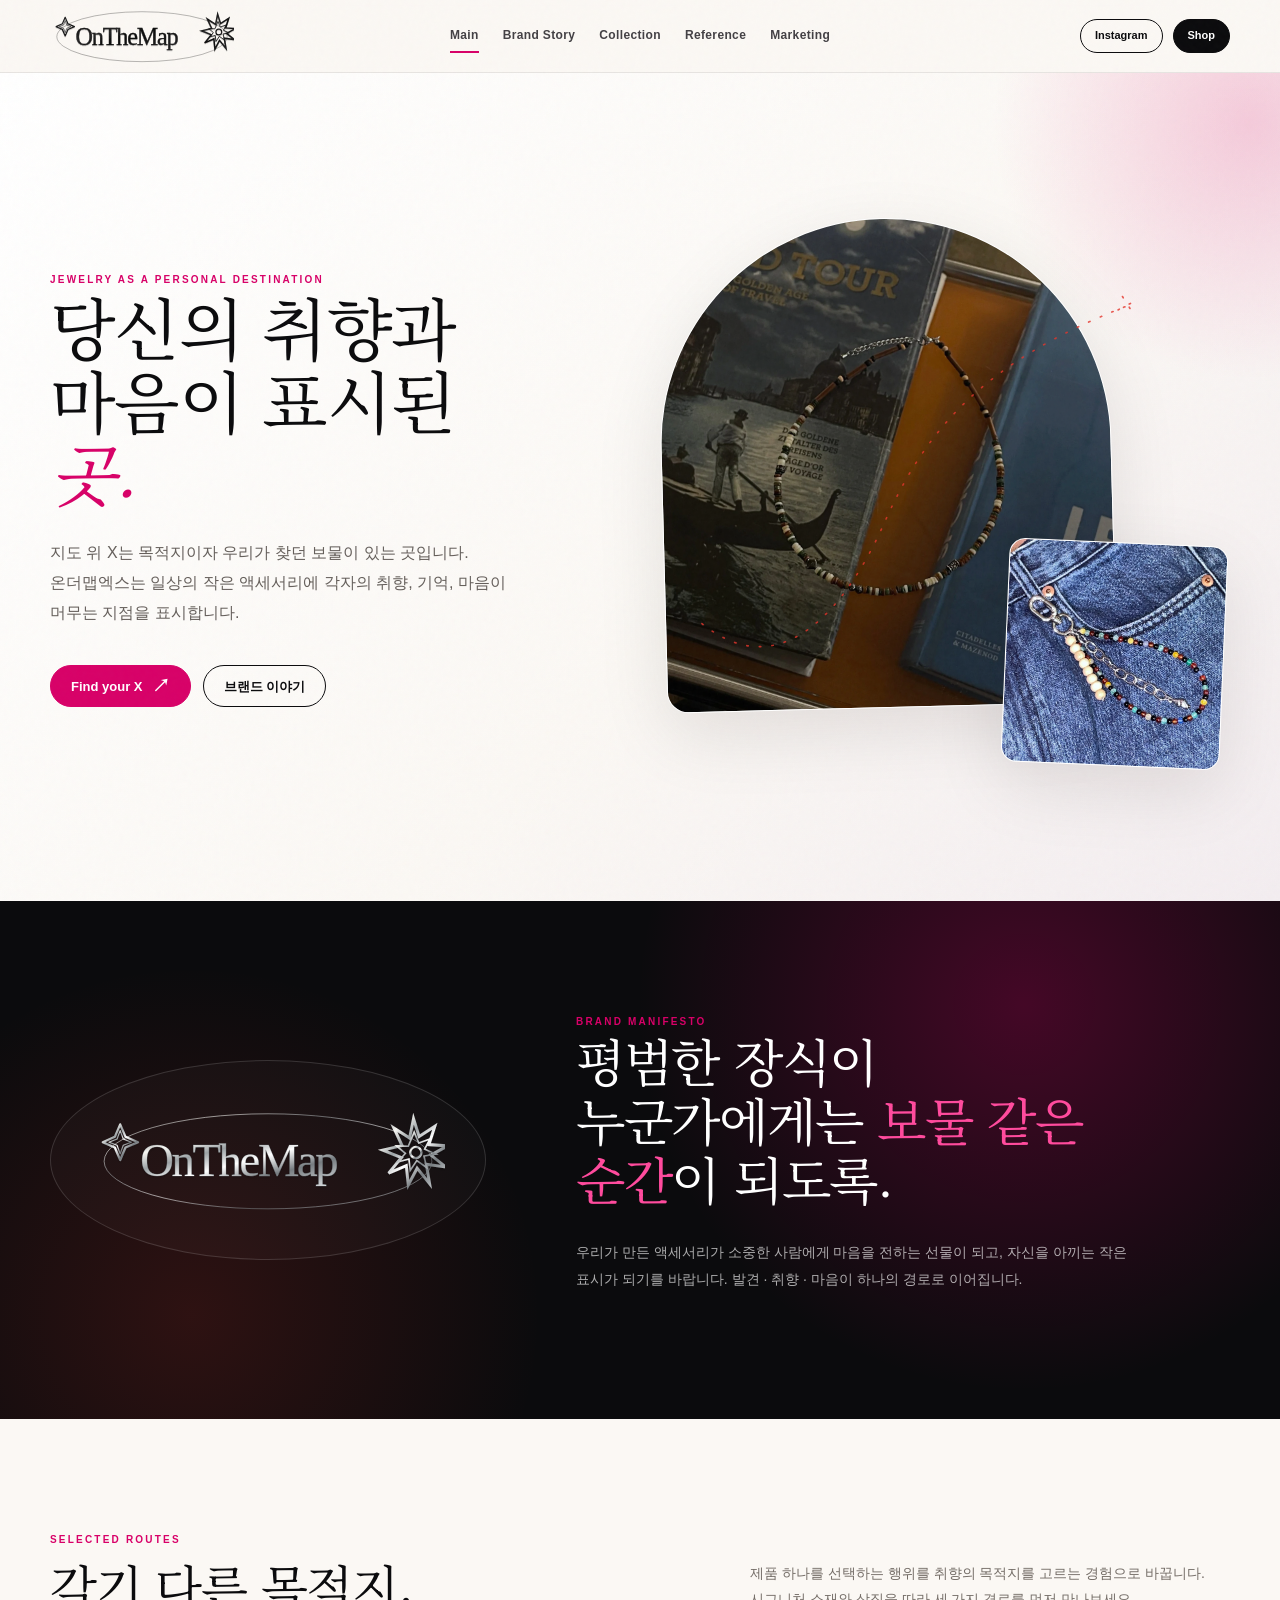
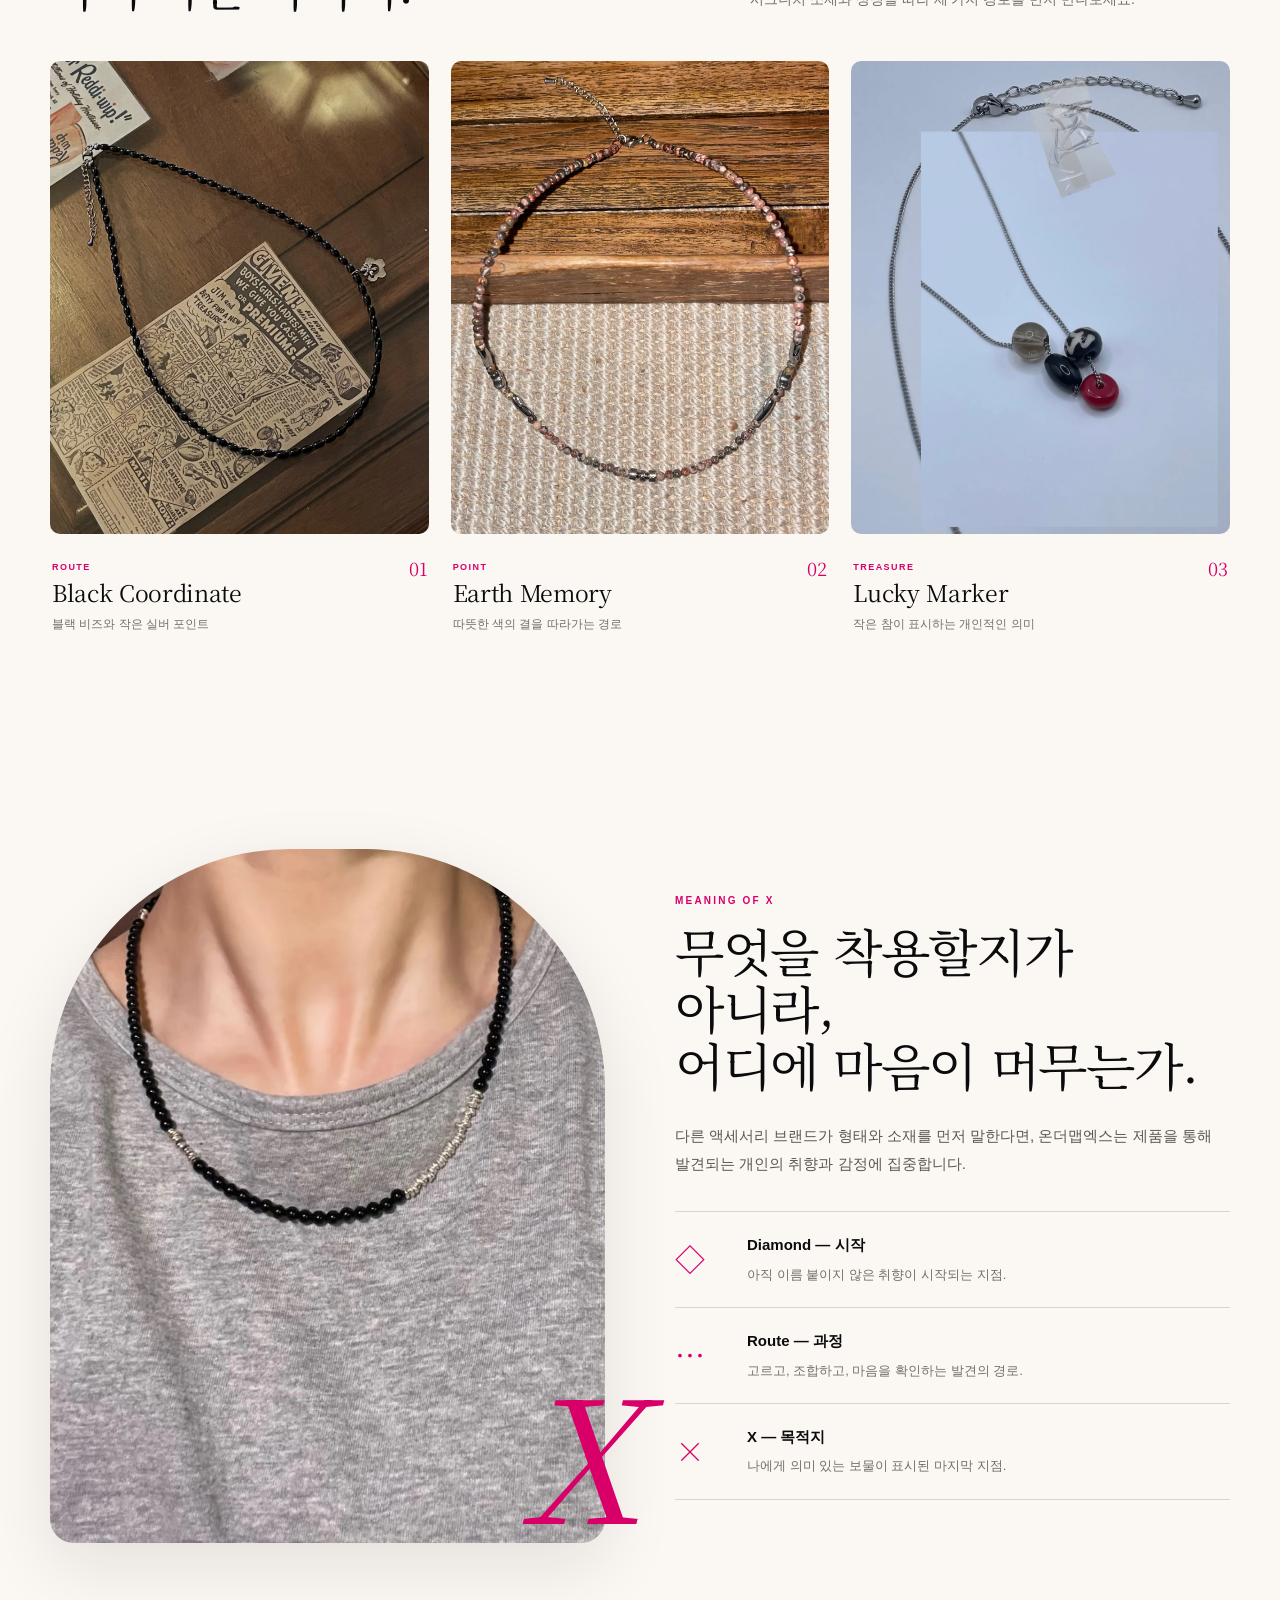
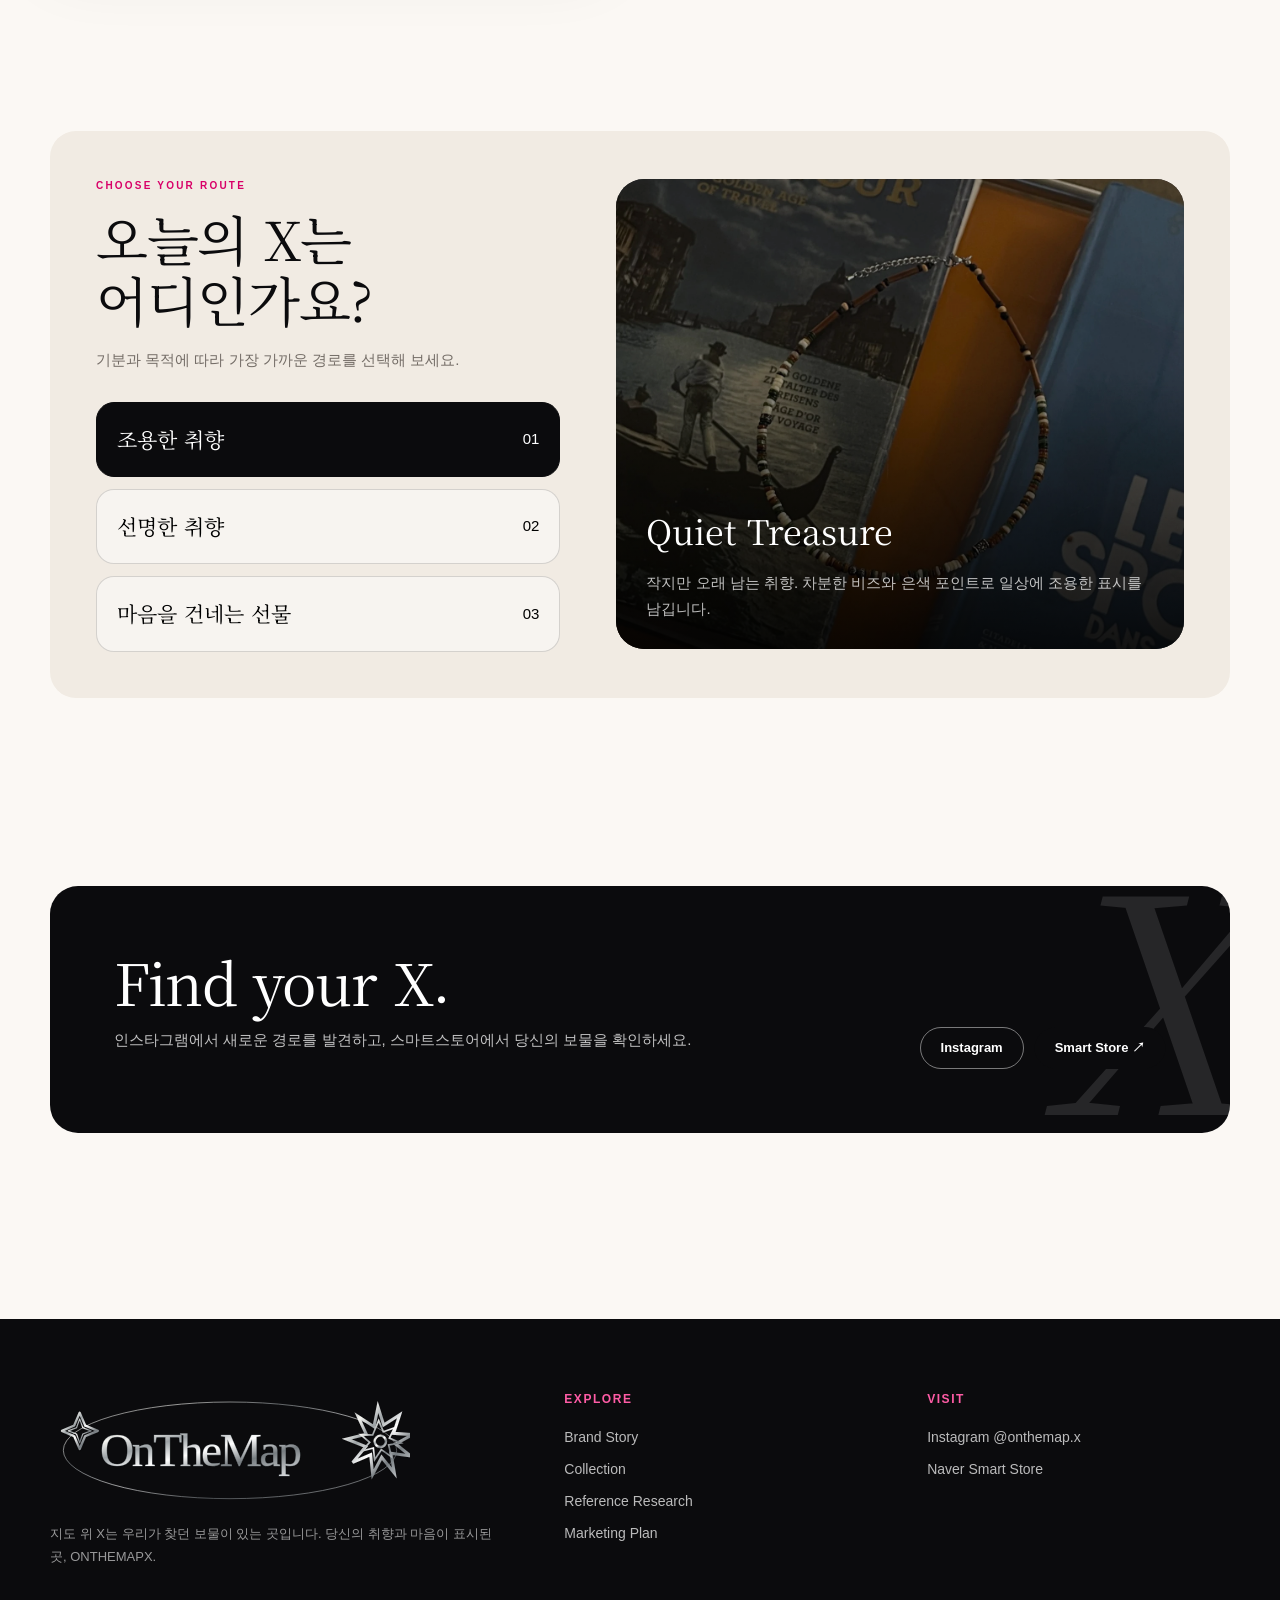
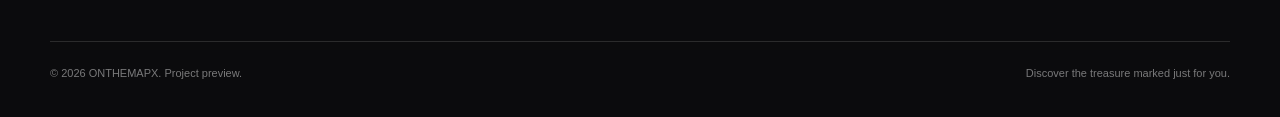
<file: index.html>
<!doctype html><html lang="ko"><head><meta charset="utf-8"><meta name="viewport" content="width=device-width,initial-scale=1"><meta name="theme-color" content="#d80068"><title>ONTHEMAPX — 당신의 취향과 마음이 표시된 곳</title><meta name="description" content="온더맵엑스 브랜드 메인 프리뷰"><link rel="stylesheet" href="styles.css"></head><body data-page="main"><div class="noise"></div>
<header class="site-header"><div class="container nav">
  <a class="brand-mark" href="index.html" aria-label="ONTHEMAPX main"><img src="assets/logo-ink.svg" alt="OnTheMapX"></a>
  <nav class="nav-links" aria-label="Primary navigation"><a data-nav="main" href="index.html">Main</a><a data-nav="brand" href="brand.html">Brand Story</a><a data-nav="collection" href="collection.html">Collection</a><a data-nav="research" href="research.html">Reference</a><a data-nav="marketing" href="marketing.html">Marketing</a></nav>
  <div class="nav-actions"><a class="btn small" href="https://www.instagram.com/onthemap.x/" target="_blank" rel="noreferrer">Instagram</a><a class="btn small primary" href="https://smartstore.naver.com/onthemapx" target="_blank" rel="noreferrer">Shop</a></div>
  <button class="menu-toggle" aria-label="메뉴 열기">☰</button>
</div></header>
<main>
<section class="hero"><div class="container hero-grid">
  <div class="hero-copy reveal"><div class="eyebrow">Jewelry as a personal destination</div><h1 class="display">당신의 취향과<br>마음이 표시된 <em>곳.</em></h1><p class="hero-lead">지도 위 X는 목적지이자 우리가 찾던 보물이 있는 곳입니다. 온더맵엑스는 일상의 작은 액세서리에 각자의 취향, 기억, 마음이 머무는 지점을 표시합니다.</p><div class="hero-actions"><a class="btn magenta" href="collection.html">Find your X <span class="icon-arrow">↗</span></a><a class="btn" href="brand.html">브랜드 이야기</a></div></div>
  <div class="hero-visual reveal"><div class="photo-card one"><img src="assets/editorial-books.webp" alt="책 위에 놓인 온더맵엑스 목걸이"></div><div class="photo-card two"><img src="assets/denim-layer.webp" alt="데님 위 비즈 목걸이 레이어드"></div><div class="photo-card three"><img src="assets/butterfly.webp" alt="버터플라이 펜던트 디테일"></div><div class="hero-stamp">Discover<br>your<br>treasure</div><svg class="route-line" viewBox="0 0 700 700" aria-hidden="true"><path d="M38 524 C148 612 236 496 284 388 C338 267 413 172 613 95"></path><path d="M605 83 l14 22 m-20 -4 l25 -13"></path></svg></div>
</div></section>
<section class="section black-panel"><div class="container manifesto">
  <div class="manifesto-logo reveal"><img src="assets/logo-silver.svg" alt="OnTheMapX silver logo"></div>
  <div class="manifesto-copy reveal"><div class="eyebrow">Brand Manifesto</div><blockquote>평범한 장식이<br>누군가에게는 <span>보물 같은 순간</span>이 되도록.</blockquote><p>우리가 만든 액세서리가 소중한 사람에게 마음을 전하는 선물이 되고, 자신을 아끼는 작은 표시가 되기를 바랍니다. 발견 · 취향 · 마음이 하나의 경로로 이어집니다.</p></div>
</div></section>
<section class="section"><div class="container"><div class="section-head reveal"><div><div class="eyebrow">Selected routes</div><h2>각기 다른 목적지.</h2></div><p>제품 하나를 선택하는 행위를 취향의 목적지를 고르는 경험으로 바꿉니다. 시그니처 소재와 상징을 따라 세 가지 경로를 먼저 만나보세요.</p></div>
<div class="cards">
  <article class="product-card reveal"><a href="collection.html"><div class="product-media"><img src="assets/route-black.webp" alt="블랙 비즈 목걸이"></div><div class="product-meta"><div><span class="tag">Route</span><h3>Black Coordinate</h3><p>블랙 비즈와 작은 실버 포인트</p></div><div class="product-index">01</div></div></a></article>
  <article class="product-card reveal"><a href="collection.html"><div class="product-media"><img src="assets/route-earth.webp" alt="브라운 톤 비즈 목걸이"></div><div class="product-meta"><div><span class="tag">Point</span><h3>Earth Memory</h3><p>따뜻한 색의 결을 따라가는 경로</p></div><div class="product-index">02</div></div></a></article>
  <article class="product-card reveal"><a href="collection.html"><div class="product-media"><img src="assets/point-charms.webp" alt="컬러 참 목걸이"></div><div class="product-meta"><div><span class="tag">Treasure</span><h3>Lucky Marker</h3><p>작은 참이 표시하는 개인적인 의미</p></div><div class="product-index">03</div></div></a></article>
</div></div></section>
<section class="section compact"><div class="container story-split"><div class="story-photo reveal"><img src="assets/wear-black.webp" alt="온더맵엑스 목걸이 착용 이미지"></div><div class="story-copy reveal"><div class="eyebrow">Meaning of X</div><h2>무엇을 착용할지가 아니라,<br>어디에 마음이 머무는가.</h2><p>다른 액세서리 브랜드가 형태와 소재를 먼저 말한다면, 온더맵엑스는 제품을 통해 발견되는 개인의 취향과 감정에 집중합니다.</p><div class="symbol-list"><div class="symbol-item"><b>◇</b><div><h3>Diamond — 시작</h3><p>아직 이름 붙이지 않은 취향이 시작되는 지점.</p></div></div><div class="symbol-item"><b>···</b><div><h3>Route — 과정</h3><p>고르고, 조합하고, 마음을 확인하는 발견의 경로.</p></div></div><div class="symbol-item"><b>×</b><div><h3>X — 목적지</h3><p>나에게 의미 있는 보물이 표시된 마지막 지점.</p></div></div></div></div></div></section>
<section class="section"><div class="container route-selector reveal"><div><div class="eyebrow">Choose your route</div><h2 class="route-title">오늘의 X는<br>어디인가요?</h2><p class="muted">기분과 목적에 따라 가장 가까운 경로를 선택해 보세요.</p><div class="route-options"><button class="route-option active" data-route="quiet"><span>조용한 취향</span><span>01</span></button><button class="route-option" data-route="bold"><span>선명한 취향</span><span>02</span></button><button class="route-option" data-route="gift"><span>마음을 건네는 선물</span><span>03</span></button></div></div><div class="route-result"><img id="route-result-img" src="assets/editorial-books.webp" alt="추천 경로 이미지"><div class="route-caption"><h3 id="route-result-title">Quiet Treasure</h3><p id="route-result-copy">작지만 오래 남는 취향. 차분한 비즈와 은색 포인트로 일상에 조용한 표시를 남깁니다.</p></div></div></div></section>
<section class="section compact"><div class="container cta reveal"><div><h2>Find your X.</h2><p>인스타그램에서 새로운 경로를 발견하고, 스마트스토어에서 당신의 보물을 확인하세요.</p></div><div class="cta-actions"><a class="btn ghost-light" href="https://www.instagram.com/onthemap.x/" target="_blank" rel="noreferrer">Instagram</a><a class="btn primary" href="https://smartstore.naver.com/onthemapx" target="_blank" rel="noreferrer">Smart Store ↗</a></div></div></section>
</main><footer class="footer"><div class="container">
  <div class="footer-grid">
    <div><img class="footer-logo" src="assets/logo-silver.svg" alt="OnTheMapX"><p>지도 위 X는 우리가 찾던 보물이 있는 곳입니다. 당신의 취향과 마음이 표시된 곳, ONTHEMAPX.</p></div>
    <div><h4>Explore</h4><a href="brand.html">Brand Story</a><a href="collection.html">Collection</a><a href="research.html">Reference Research</a><a href="marketing.html">Marketing Plan</a></div>
    <div><h4>Visit</h4><a href="https://www.instagram.com/onthemap.x/" target="_blank" rel="noreferrer">Instagram @onthemap.x</a><a href="https://smartstore.naver.com/onthemapx" target="_blank" rel="noreferrer">Naver Smart Store</a></div>
  </div>
  <div class="footer-bottom"><span>© 2026 ONTHEMAPX. Project preview.</span><span>Discover the treasure marked just for you.</span></div>
</div></footer><div class="lightbox" aria-modal="true" role="dialog"><button class="lightbox-close" aria-label="닫기">×</button><img alt="확대 이미지"></div><script src="app.js"></script></body></html>
</file>
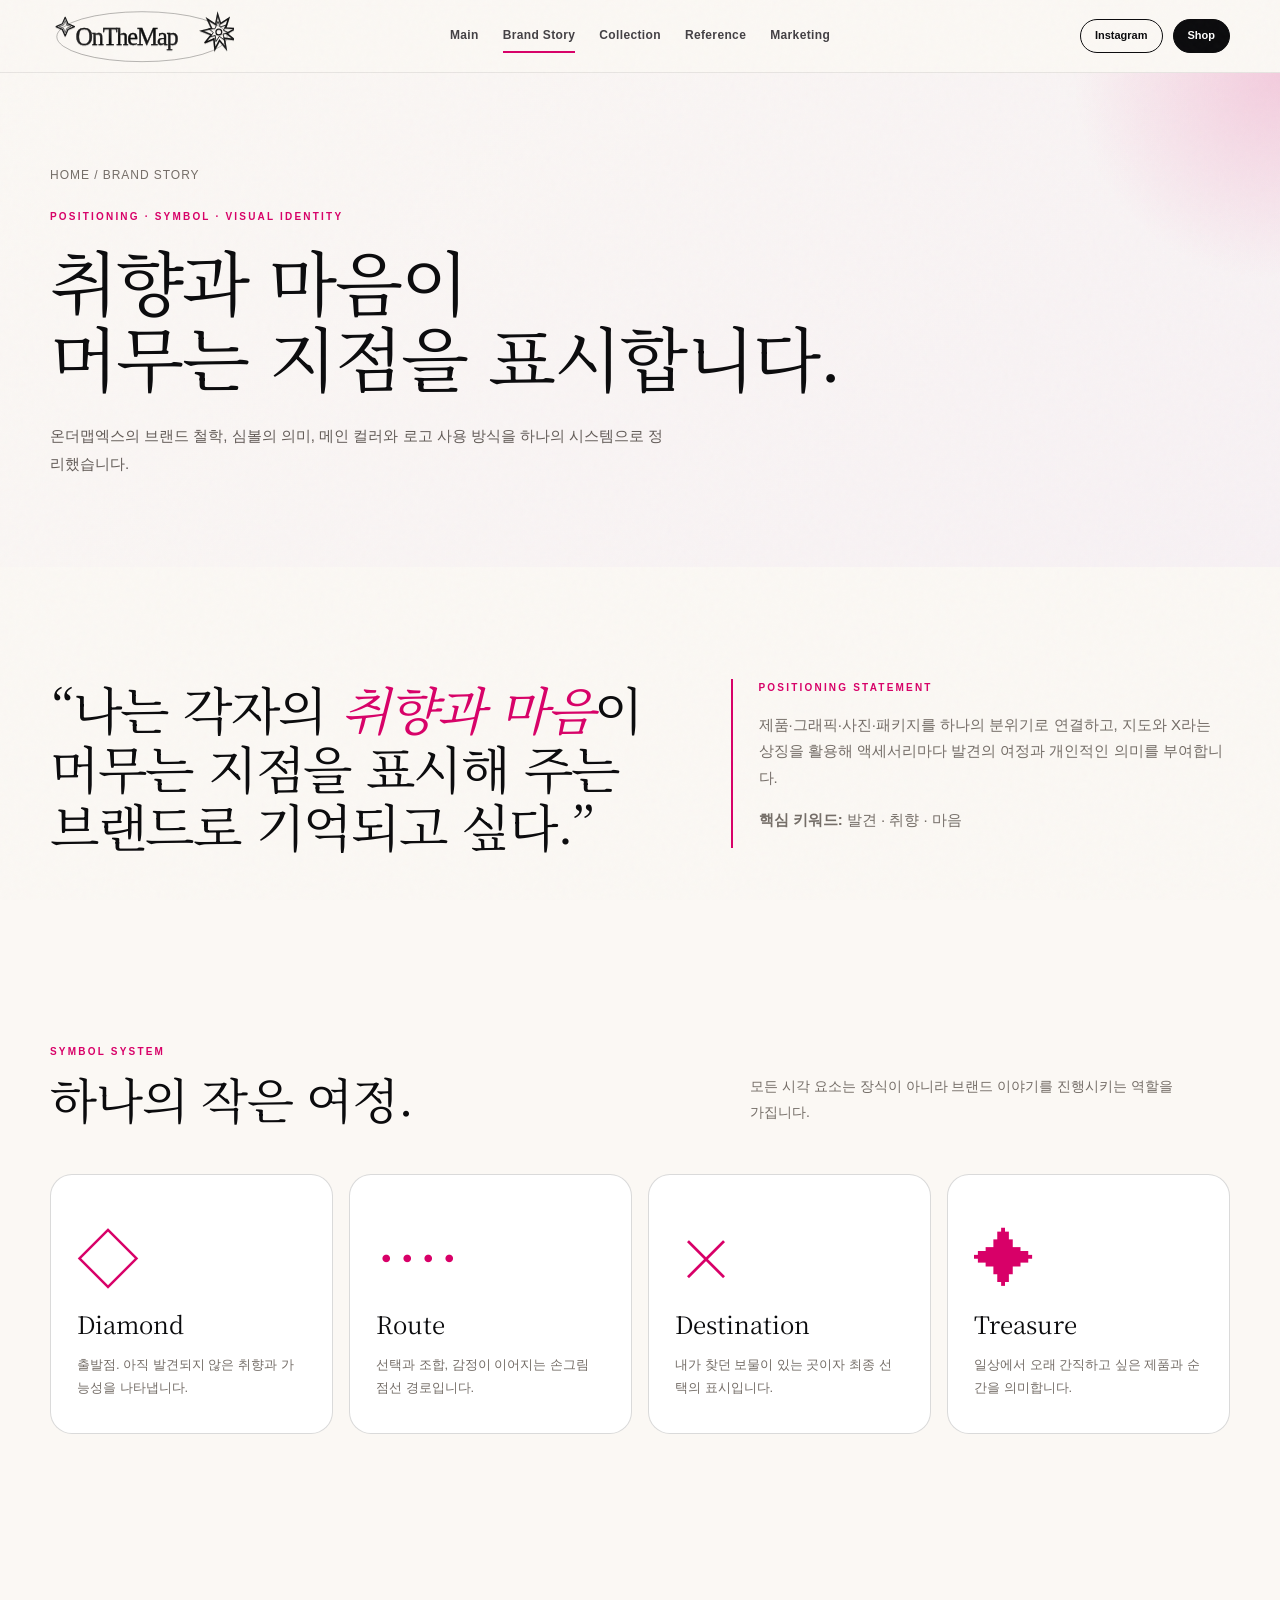
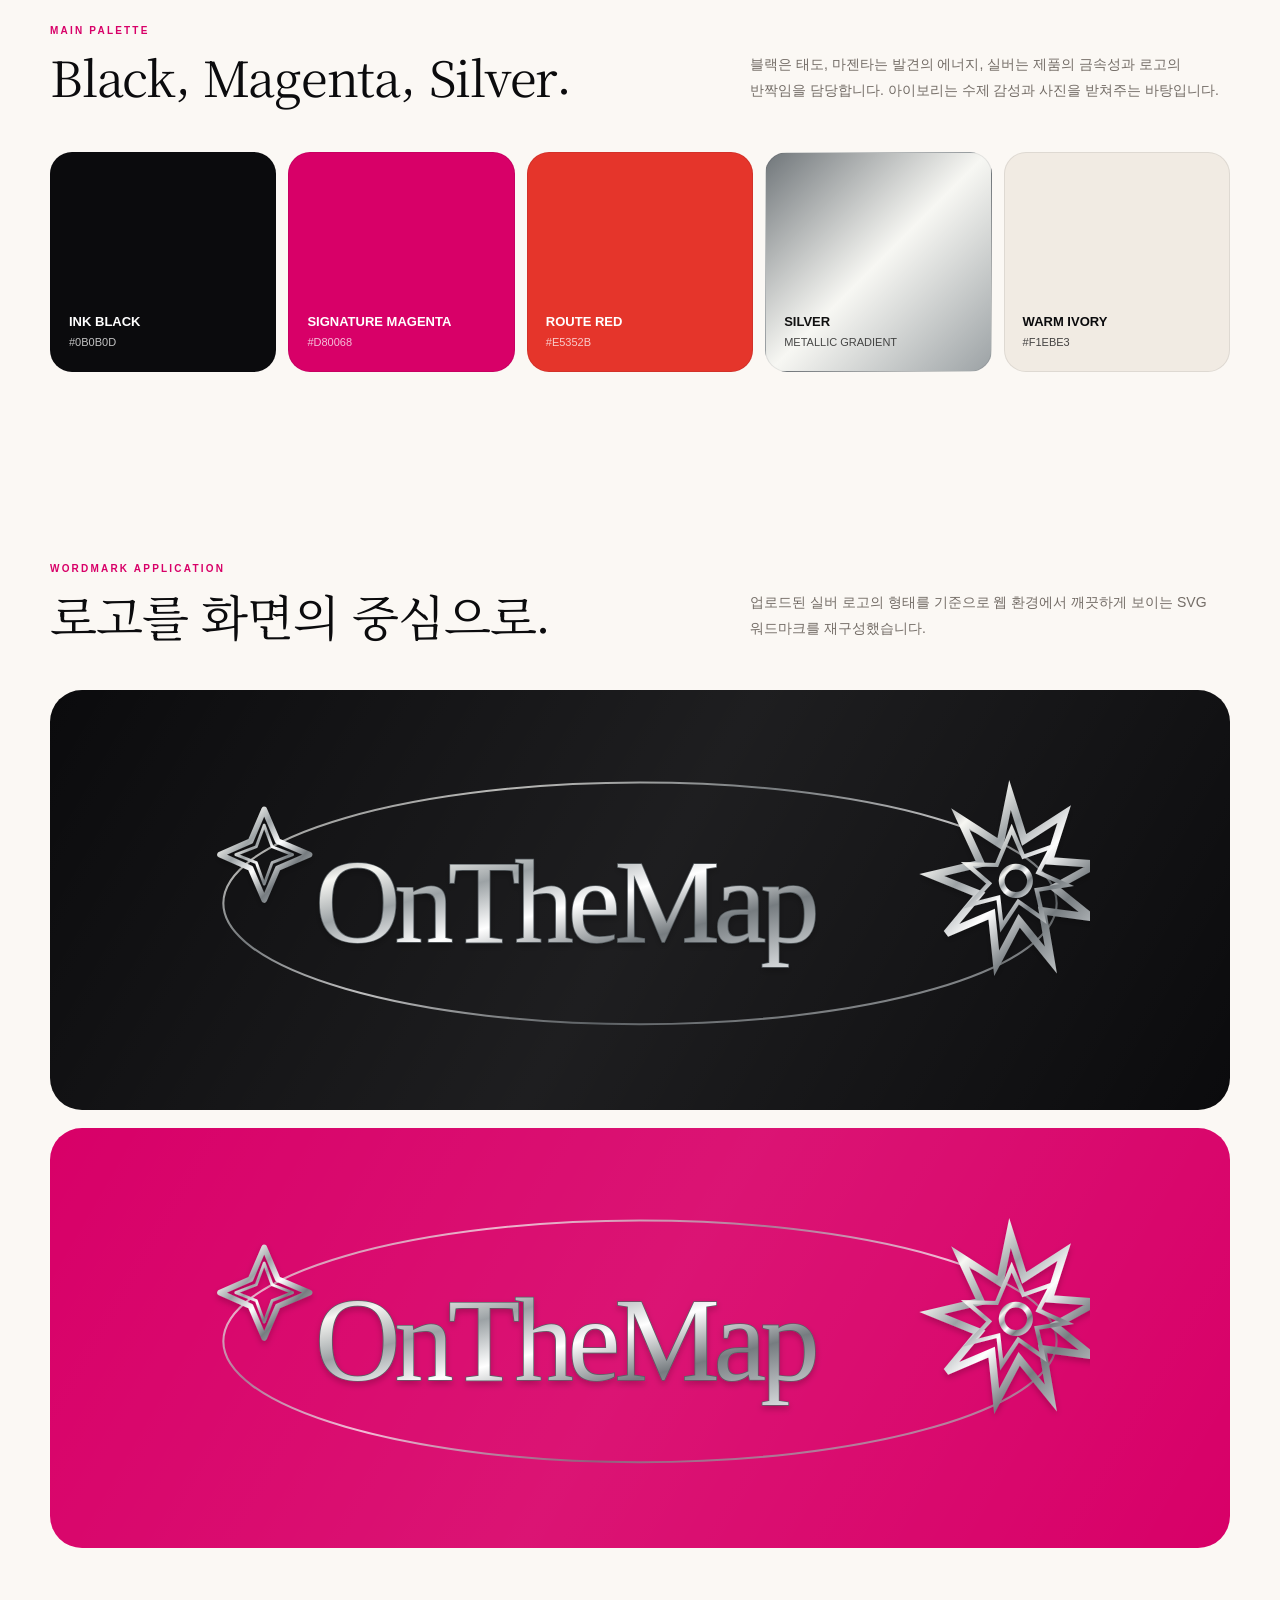
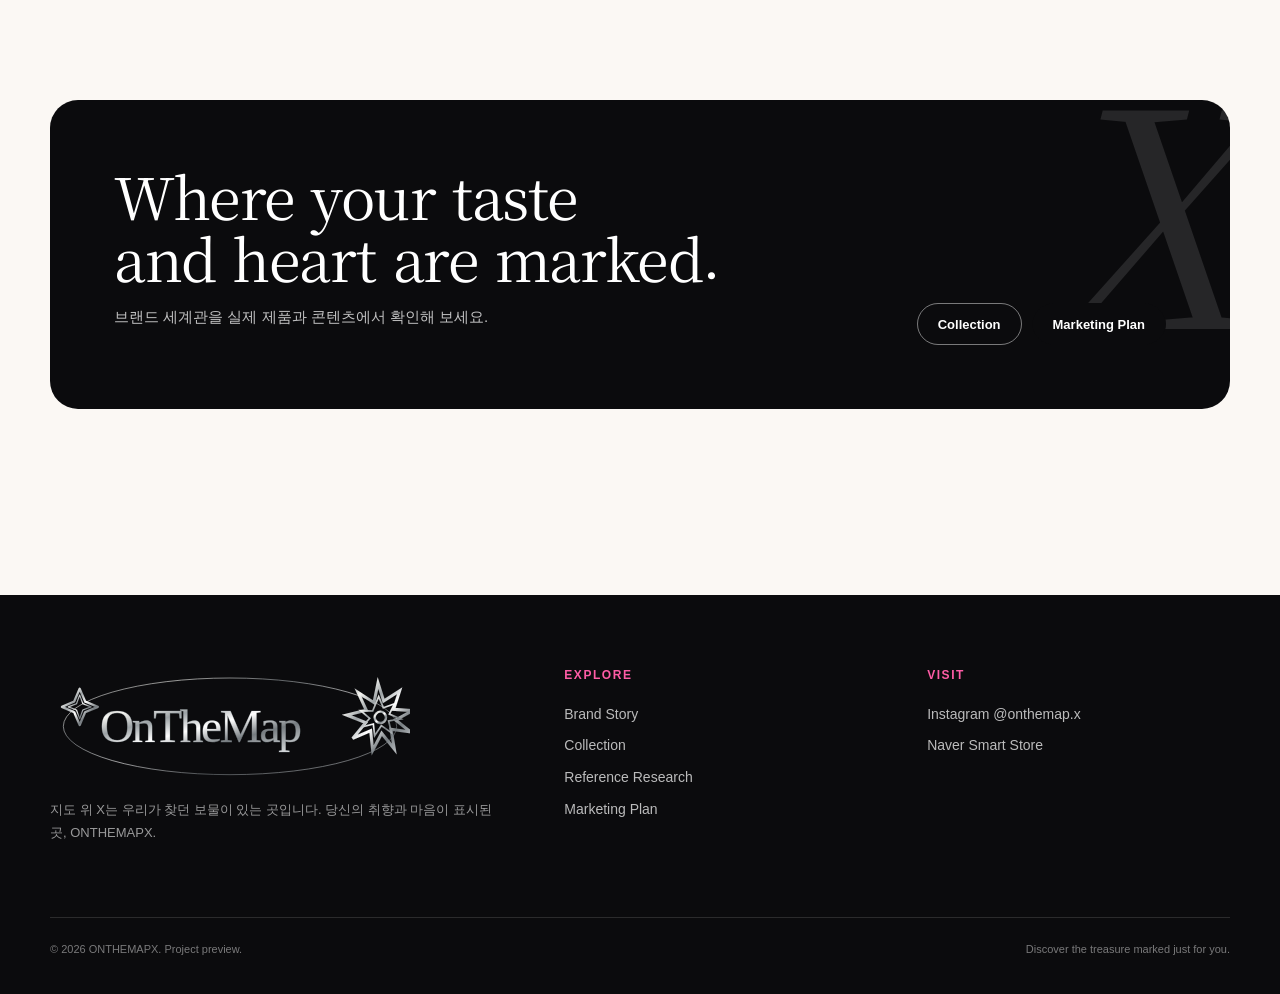
<file: brand.html>
<!doctype html><html lang="ko"><head><meta charset="utf-8"><meta name="viewport" content="width=device-width,initial-scale=1"><meta name="theme-color" content="#d80068"><title>Brand Story — ONTHEMAPX</title><meta name="description" content="온더맵엑스 브랜드 포지셔닝과 디자인 시스템"><link rel="stylesheet" href="styles.css"></head><body data-page="brand"><div class="noise"></div>
<header class="site-header"><div class="container nav">
  <a class="brand-mark" href="index.html" aria-label="ONTHEMAPX main"><img src="assets/logo-ink.svg" alt="OnTheMapX"></a>
  <nav class="nav-links" aria-label="Primary navigation"><a data-nav="main" href="index.html">Main</a><a data-nav="brand" href="brand.html">Brand Story</a><a data-nav="collection" href="collection.html">Collection</a><a data-nav="research" href="research.html">Reference</a><a data-nav="marketing" href="marketing.html">Marketing</a></nav>
  <div class="nav-actions"><a class="btn small" href="https://www.instagram.com/onthemap.x/" target="_blank" rel="noreferrer">Instagram</a><a class="btn small primary" href="https://smartstore.naver.com/onthemapx" target="_blank" rel="noreferrer">Shop</a></div>
  <button class="menu-toggle" aria-label="메뉴 열기">☰</button>
</div></header><main><section class="page-hero"><div class="container"><div class="breadcrumb">Home / Brand Story</div><div class="eyebrow" style="margin-top:22px">Positioning · Symbol · Visual identity</div><h1>취향과 마음이<br>머무는 지점을 표시합니다.</h1><p>온더맵엑스의 브랜드 철학, 심볼의 의미, 메인 컬러와 로고 사용 방식을 하나의 시스템으로 정리했습니다.</p></div></section>
<section class="section"><div class="container brand-grid"><blockquote class="brand-quote reveal">“나는 각자의 <em>취향과 마음</em>이 머무는 지점을 표시해 주는 브랜드로 기억되고 싶다.”</blockquote><div class="brand-note reveal"><div class="eyebrow">Positioning statement</div><p>제품·그래픽·사진·패키지를 하나의 분위기로 연결하고, 지도와 X라는 상징을 활용해 액세서리마다 발견의 여정과 개인적인 의미를 부여합니다.</p><p><strong>핵심 키워드:</strong> 발견 · 취향 · 마음</p></div></div></section>
<section class="section compact"><div class="container"><div class="section-head reveal"><div><div class="eyebrow">Symbol system</div><h2>하나의 작은 여정.</h2></div><p>모든 시각 요소는 장식이 아니라 브랜드 이야기를 진행시키는 역할을 가집니다.</p></div><div class="symbol-grid"><div class="symbol-card reveal"><div class="symbol-icon">◇</div><h3>Diamond</h3><p>출발점. 아직 발견되지 않은 취향과 가능성을 나타냅니다.</p></div><div class="symbol-card reveal"><div class="symbol-icon">····</div><h3>Route</h3><p>선택과 조합, 감정이 이어지는 손그림 점선 경로입니다.</p></div><div class="symbol-card reveal"><div class="symbol-icon">×</div><h3>Destination</h3><p>내가 찾던 보물이 있는 곳이자 최종 선택의 표시입니다.</p></div><div class="symbol-card reveal"><div class="symbol-icon">✦</div><h3>Treasure</h3><p>일상에서 오래 간직하고 싶은 제품과 순간을 의미합니다.</p></div></div></div></section>
<section class="section"><div class="container"><div class="section-head reveal"><div><div class="eyebrow">Main palette</div><h2>Black, Magenta, Silver.</h2></div><p>블랙은 태도, 마젠타는 발견의 에너지, 실버는 제품의 금속성과 로고의 반짝임을 담당합니다. 아이보리는 수제 감성과 사진을 받쳐주는 바탕입니다.</p></div><div class="palette"><div class="swatch reveal" style="background:#0b0b0d;color:white"><b>INK BLACK</b><span>#0B0B0D</span></div><div class="swatch reveal" style="background:#d80068;color:white"><b>SIGNATURE MAGENTA</b><span>#D80068</span></div><div class="swatch reveal" style="background:#e5352b;color:white"><b>ROUTE RED</b><span>#E5352B</span></div><div class="swatch reveal" style="background:linear-gradient(135deg,#70767a,#f7f7f3,#9ca2a5);color:#111"><b>SILVER</b><span>METALLIC GRADIENT</span></div><div class="swatch reveal" style="background:#f1ebe3"><b>WARM IVORY</b><span>#F1EBE3</span></div></div></div></section>
<section class="section compact"><div class="container"><div class="section-head reveal"><div><div class="eyebrow">Wordmark application</div><h2>로고를 화면의 중심으로.</h2></div><p>업로드된 실버 로고의 형태를 기준으로 웹 환경에서 깨끗하게 보이는 SVG 워드마크를 재구성했습니다.</p></div><div class="logo-stage reveal"><img src="assets/logo-silver.svg" alt="검정 배경 실버 로고"></div><div style="height:18px"></div><div class="logo-stage magenta reveal"><img src="assets/logo-silver.svg" alt="마젠타 배경 실버 로고"></div></div></section>
<section class="section compact"><div class="container cta reveal"><div><h2>Where your taste<br>and heart are marked.</h2><p>브랜드 세계관을 실제 제품과 콘텐츠에서 확인해 보세요.</p></div><div class="cta-actions"><a class="btn ghost-light" href="collection.html">Collection</a><a class="btn primary" href="marketing.html">Marketing Plan</a></div></div></section></main><footer class="footer"><div class="container">
  <div class="footer-grid">
    <div><img class="footer-logo" src="assets/logo-silver.svg" alt="OnTheMapX"><p>지도 위 X는 우리가 찾던 보물이 있는 곳입니다. 당신의 취향과 마음이 표시된 곳, ONTHEMAPX.</p></div>
    <div><h4>Explore</h4><a href="brand.html">Brand Story</a><a href="collection.html">Collection</a><a href="research.html">Reference Research</a><a href="marketing.html">Marketing Plan</a></div>
    <div><h4>Visit</h4><a href="https://www.instagram.com/onthemap.x/" target="_blank" rel="noreferrer">Instagram @onthemap.x</a><a href="https://smartstore.naver.com/onthemapx" target="_blank" rel="noreferrer">Naver Smart Store</a></div>
  </div>
  <div class="footer-bottom"><span>© 2026 ONTHEMAPX. Project preview.</span><span>Discover the treasure marked just for you.</span></div>
</div></footer><div class="lightbox" aria-modal="true" role="dialog"><button class="lightbox-close" aria-label="닫기">×</button><img alt="확대 이미지"></div><script src="app.js"></script></body></html>
</file>
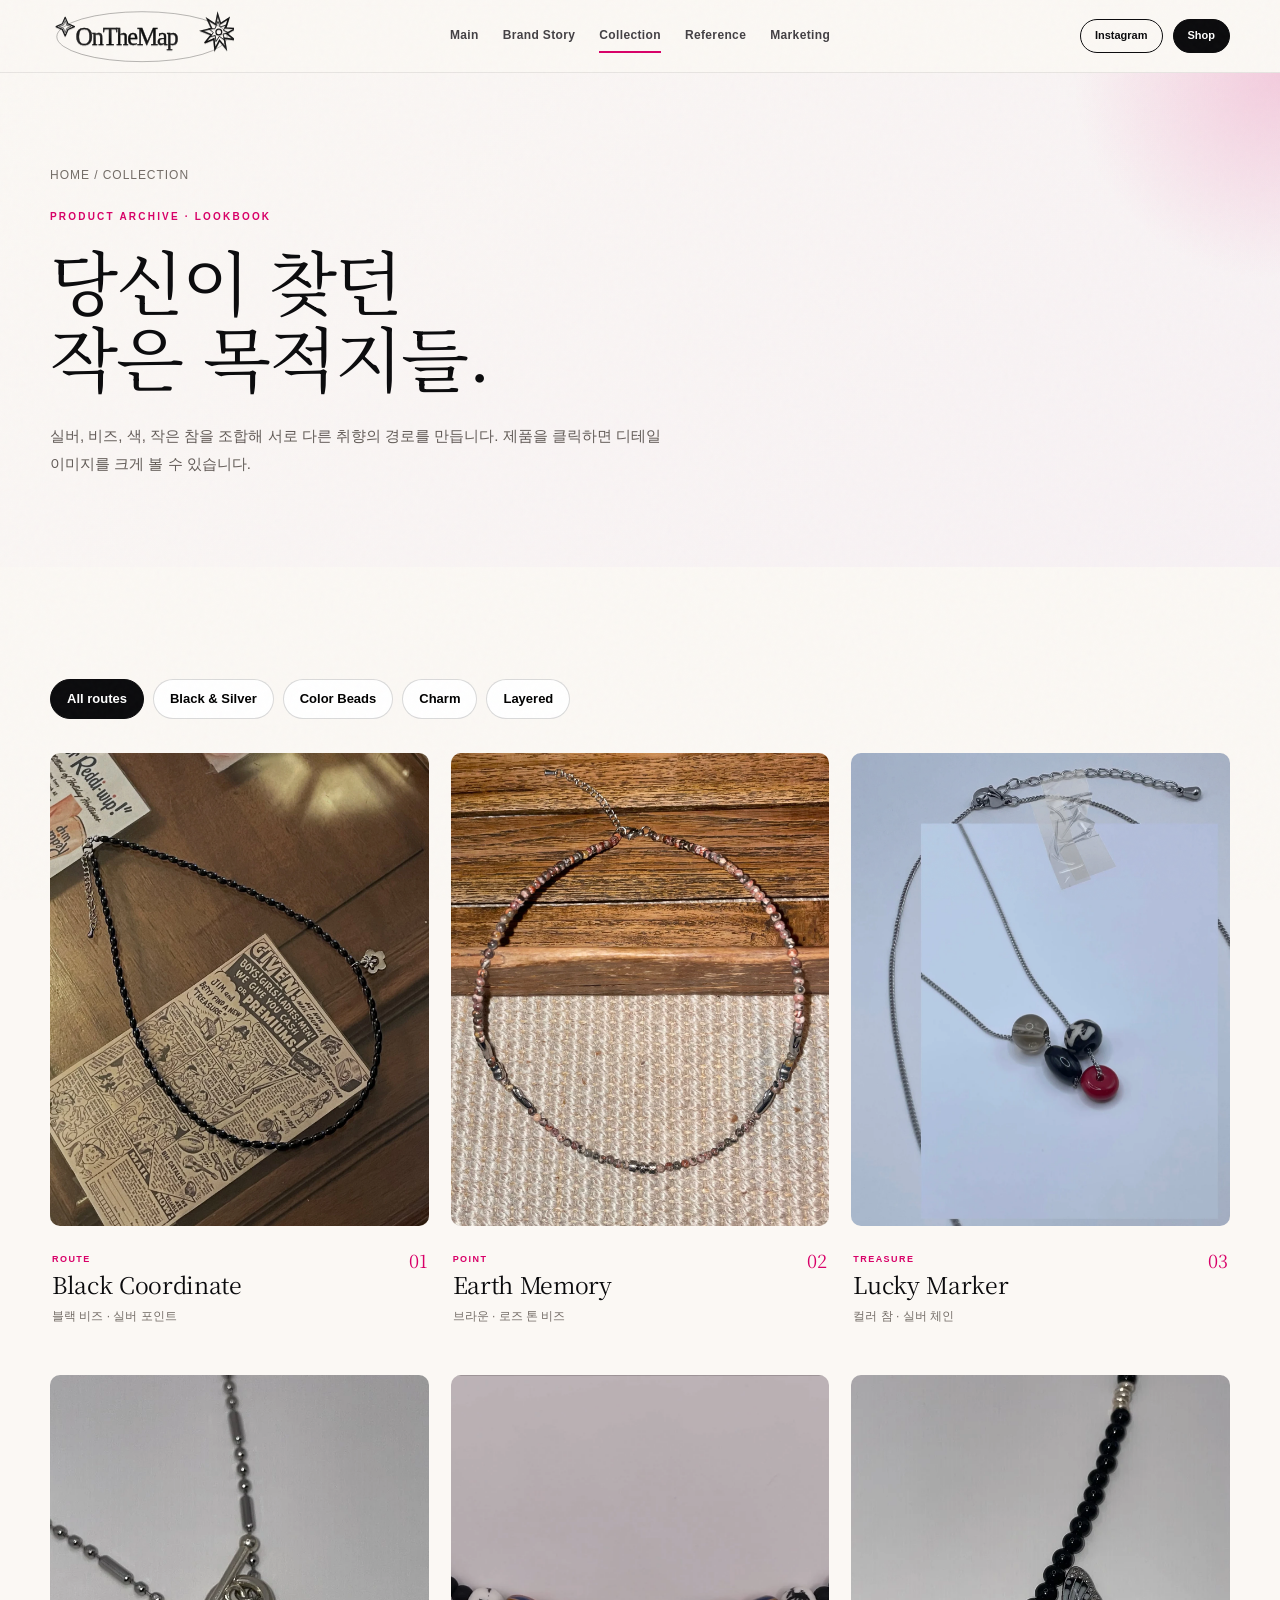
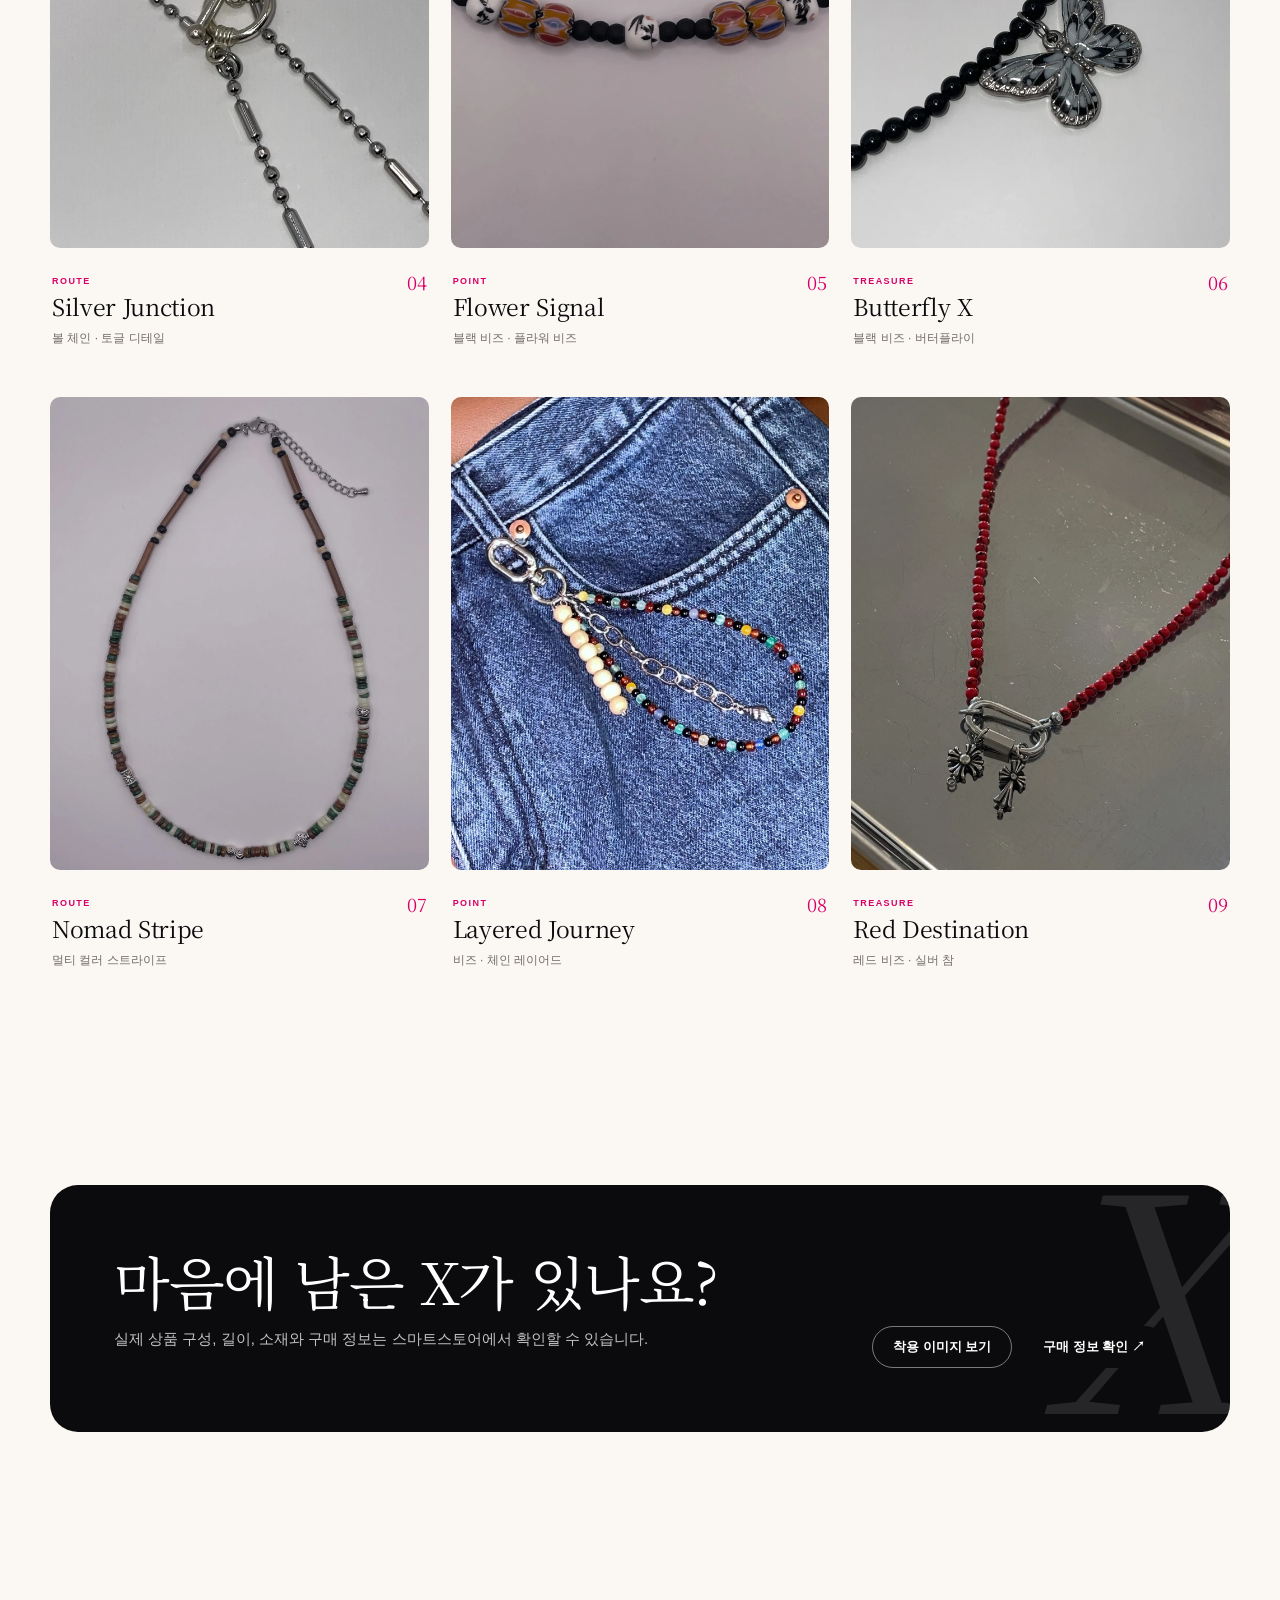
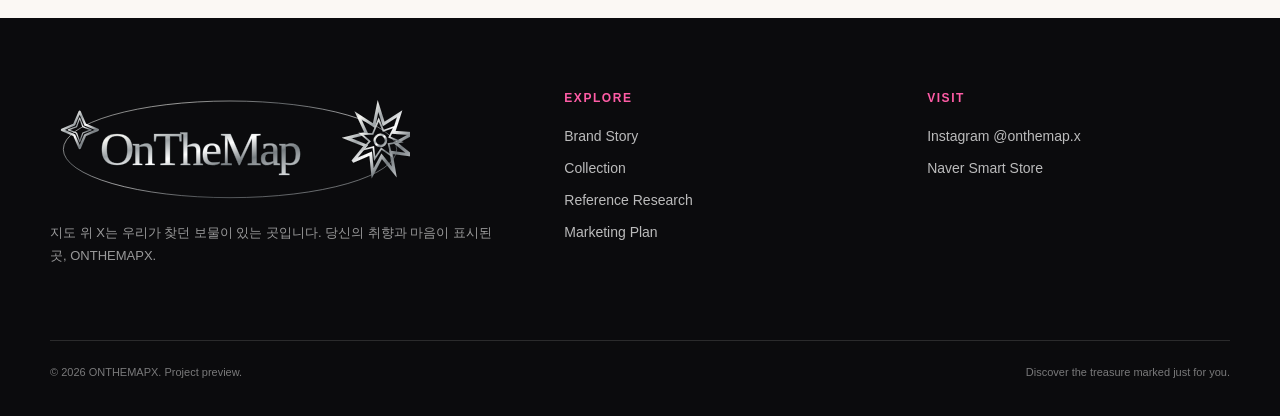
<file: collection.html>
<!doctype html><html lang="ko"><head><meta charset="utf-8"><meta name="viewport" content="width=device-width,initial-scale=1"><meta name="theme-color" content="#d80068"><title>Collection — ONTHEMAPX</title><meta name="description" content="온더맵엑스 수제 액세서리 컬렉션"><link rel="stylesheet" href="styles.css"></head><body data-page="collection"><div class="noise"></div>
<header class="site-header"><div class="container nav">
  <a class="brand-mark" href="index.html" aria-label="ONTHEMAPX main"><img src="assets/logo-ink.svg" alt="OnTheMapX"></a>
  <nav class="nav-links" aria-label="Primary navigation"><a data-nav="main" href="index.html">Main</a><a data-nav="brand" href="brand.html">Brand Story</a><a data-nav="collection" href="collection.html">Collection</a><a data-nav="research" href="research.html">Reference</a><a data-nav="marketing" href="marketing.html">Marketing</a></nav>
  <div class="nav-actions"><a class="btn small" href="https://www.instagram.com/onthemap.x/" target="_blank" rel="noreferrer">Instagram</a><a class="btn small primary" href="https://smartstore.naver.com/onthemapx" target="_blank" rel="noreferrer">Shop</a></div>
  <button class="menu-toggle" aria-label="메뉴 열기">☰</button>
</div></header><main><section class="page-hero"><div class="container"><div class="breadcrumb">Home / Collection</div><div class="eyebrow" style="margin-top:22px">Product archive · Lookbook</div><h1>당신이 찾던<br>작은 목적지들.</h1><p>실버, 비즈, 색, 작은 참을 조합해 서로 다른 취향의 경로를 만듭니다. 제품을 클릭하면 디테일 이미지를 크게 볼 수 있습니다.</p></div></section><section class="section"><div class="container"><div class="filters reveal"><button class="filter-btn active" data-filter="all">All routes</button><button class="filter-btn" data-filter="black">Black & Silver</button><button class="filter-btn" data-filter="color">Color Beads</button><button class="filter-btn" data-filter="charm">Charm</button><button class="filter-btn" data-filter="layer">Layered</button></div><div class="collection-grid"><div class="collection-item reveal" data-category="black"><article class="product-card"><button class="open-lightbox" data-src="assets/route-black.webp" aria-label="Black Coordinate 크게 보기"></button><div class="product-media"><img src="assets/route-black.webp" alt="Black Coordinate"></div><div class="product-meta"><div><span class="tag">Route</span><h3>Black Coordinate</h3><p>블랙 비즈 · 실버 포인트</p></div><div class="product-index">01</div></div></article></div><div class="collection-item reveal" data-category="color"><article class="product-card"><button class="open-lightbox" data-src="assets/route-earth.webp" aria-label="Earth Memory 크게 보기"></button><div class="product-media"><img src="assets/route-earth.webp" alt="Earth Memory"></div><div class="product-meta"><div><span class="tag">Point</span><h3>Earth Memory</h3><p>브라운 · 로즈 톤 비즈</p></div><div class="product-index">02</div></div></article></div><div class="collection-item reveal" data-category="charm"><article class="product-card"><button class="open-lightbox" data-src="assets/point-charms.webp" aria-label="Lucky Marker 크게 보기"></button><div class="product-media"><img src="assets/point-charms.webp" alt="Lucky Marker"></div><div class="product-meta"><div><span class="tag">Treasure</span><h3>Lucky Marker</h3><p>컬러 참 · 실버 체인</p></div><div class="product-index">03</div></div></article></div><div class="collection-item reveal" data-category="black"><article class="product-card"><button class="open-lightbox" data-src="assets/silver-toggle.webp" aria-label="Silver Junction 크게 보기"></button><div class="product-media"><img src="assets/silver-toggle.webp" alt="Silver Junction"></div><div class="product-meta"><div><span class="tag">Route</span><h3>Silver Junction</h3><p>볼 체인 · 토글 디테일</p></div><div class="product-index">04</div></div></article></div><div class="collection-item reveal" data-category="color"><article class="product-card"><button class="open-lightbox" data-src="assets/beads-flower.webp" aria-label="Flower Signal 크게 보기"></button><div class="product-media"><img src="assets/beads-flower.webp" alt="Flower Signal"></div><div class="product-meta"><div><span class="tag">Point</span><h3>Flower Signal</h3><p>블랙 비즈 · 플라워 비즈</p></div><div class="product-index">05</div></div></article></div><div class="collection-item reveal" data-category="charm"><article class="product-card"><button class="open-lightbox" data-src="assets/butterfly.webp" aria-label="Butterfly X 크게 보기"></button><div class="product-media"><img src="assets/butterfly.webp" alt="Butterfly X"></div><div class="product-meta"><div><span class="tag">Treasure</span><h3>Butterfly X</h3><p>블랙 비즈 · 버터플라이</p></div><div class="product-index">06</div></div></article></div><div class="collection-item reveal" data-category="color"><article class="product-card"><button class="open-lightbox" data-src="assets/route-mixed.webp" aria-label="Nomad Stripe 크게 보기"></button><div class="product-media"><img src="assets/route-mixed.webp" alt="Nomad Stripe"></div><div class="product-meta"><div><span class="tag">Route</span><h3>Nomad Stripe</h3><p>멀티 컬러 스트라이프</p></div><div class="product-index">07</div></div></article></div><div class="collection-item reveal" data-category="layer"><article class="product-card"><button class="open-lightbox" data-src="assets/denim-layer.webp" aria-label="Layered Journey 크게 보기"></button><div class="product-media"><img src="assets/denim-layer.webp" alt="Layered Journey"></div><div class="product-meta"><div><span class="tag">Point</span><h3>Layered Journey</h3><p>비즈 · 체인 레이어드</p></div><div class="product-index">08</div></div></article></div><div class="collection-item reveal" data-category="black"><article class="product-card"><button class="open-lightbox" data-src="assets/route-red.webp" aria-label="Red Destination 크게 보기"></button><div class="product-media"><img src="assets/route-red.webp" alt="Red Destination"></div><div class="product-meta"><div><span class="tag">Treasure</span><h3>Red Destination</h3><p>레드 비즈 · 실버 참</p></div><div class="product-index">09</div></div></article></div></div></div></section><section class="section compact"><div class="container cta reveal"><div><h2>마음에 남은 X가 있나요?</h2><p>실제 상품 구성, 길이, 소재와 구매 정보는 스마트스토어에서 확인할 수 있습니다.</p></div><div class="cta-actions"><a class="btn ghost-light" href="https://www.instagram.com/onthemap.x/" target="_blank" rel="noreferrer">착용 이미지 보기</a><a class="btn primary" href="https://smartstore.naver.com/onthemapx" target="_blank" rel="noreferrer">구매 정보 확인 ↗</a></div></div></section></main><footer class="footer"><div class="container">
  <div class="footer-grid">
    <div><img class="footer-logo" src="assets/logo-silver.svg" alt="OnTheMapX"><p>지도 위 X는 우리가 찾던 보물이 있는 곳입니다. 당신의 취향과 마음이 표시된 곳, ONTHEMAPX.</p></div>
    <div><h4>Explore</h4><a href="brand.html">Brand Story</a><a href="collection.html">Collection</a><a href="research.html">Reference Research</a><a href="marketing.html">Marketing Plan</a></div>
    <div><h4>Visit</h4><a href="https://www.instagram.com/onthemap.x/" target="_blank" rel="noreferrer">Instagram @onthemap.x</a><a href="https://smartstore.naver.com/onthemapx" target="_blank" rel="noreferrer">Naver Smart Store</a></div>
  </div>
  <div class="footer-bottom"><span>© 2026 ONTHEMAPX. Project preview.</span><span>Discover the treasure marked just for you.</span></div>
</div></footer><div class="lightbox" aria-modal="true" role="dialog"><button class="lightbox-close" aria-label="닫기">×</button><img alt="확대 이미지"></div><script src="app.js"></script></body></html>
</file>
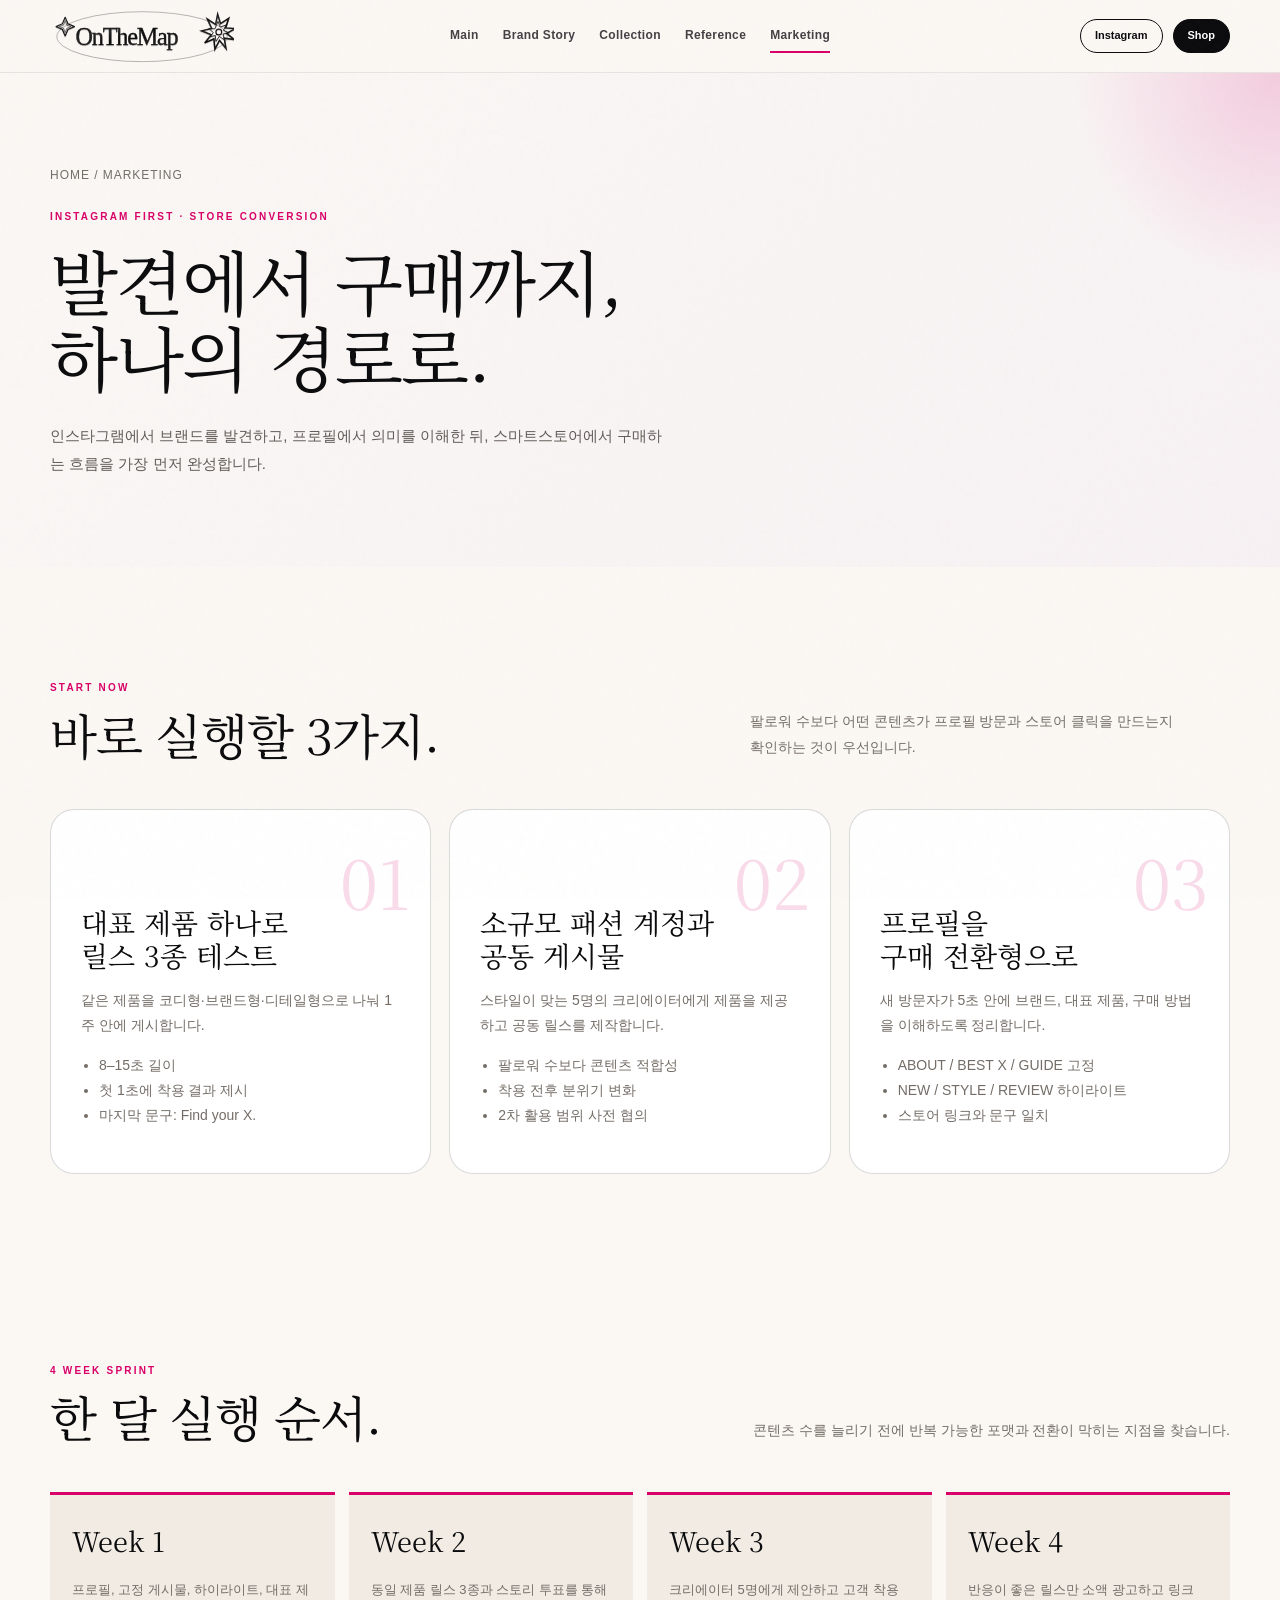
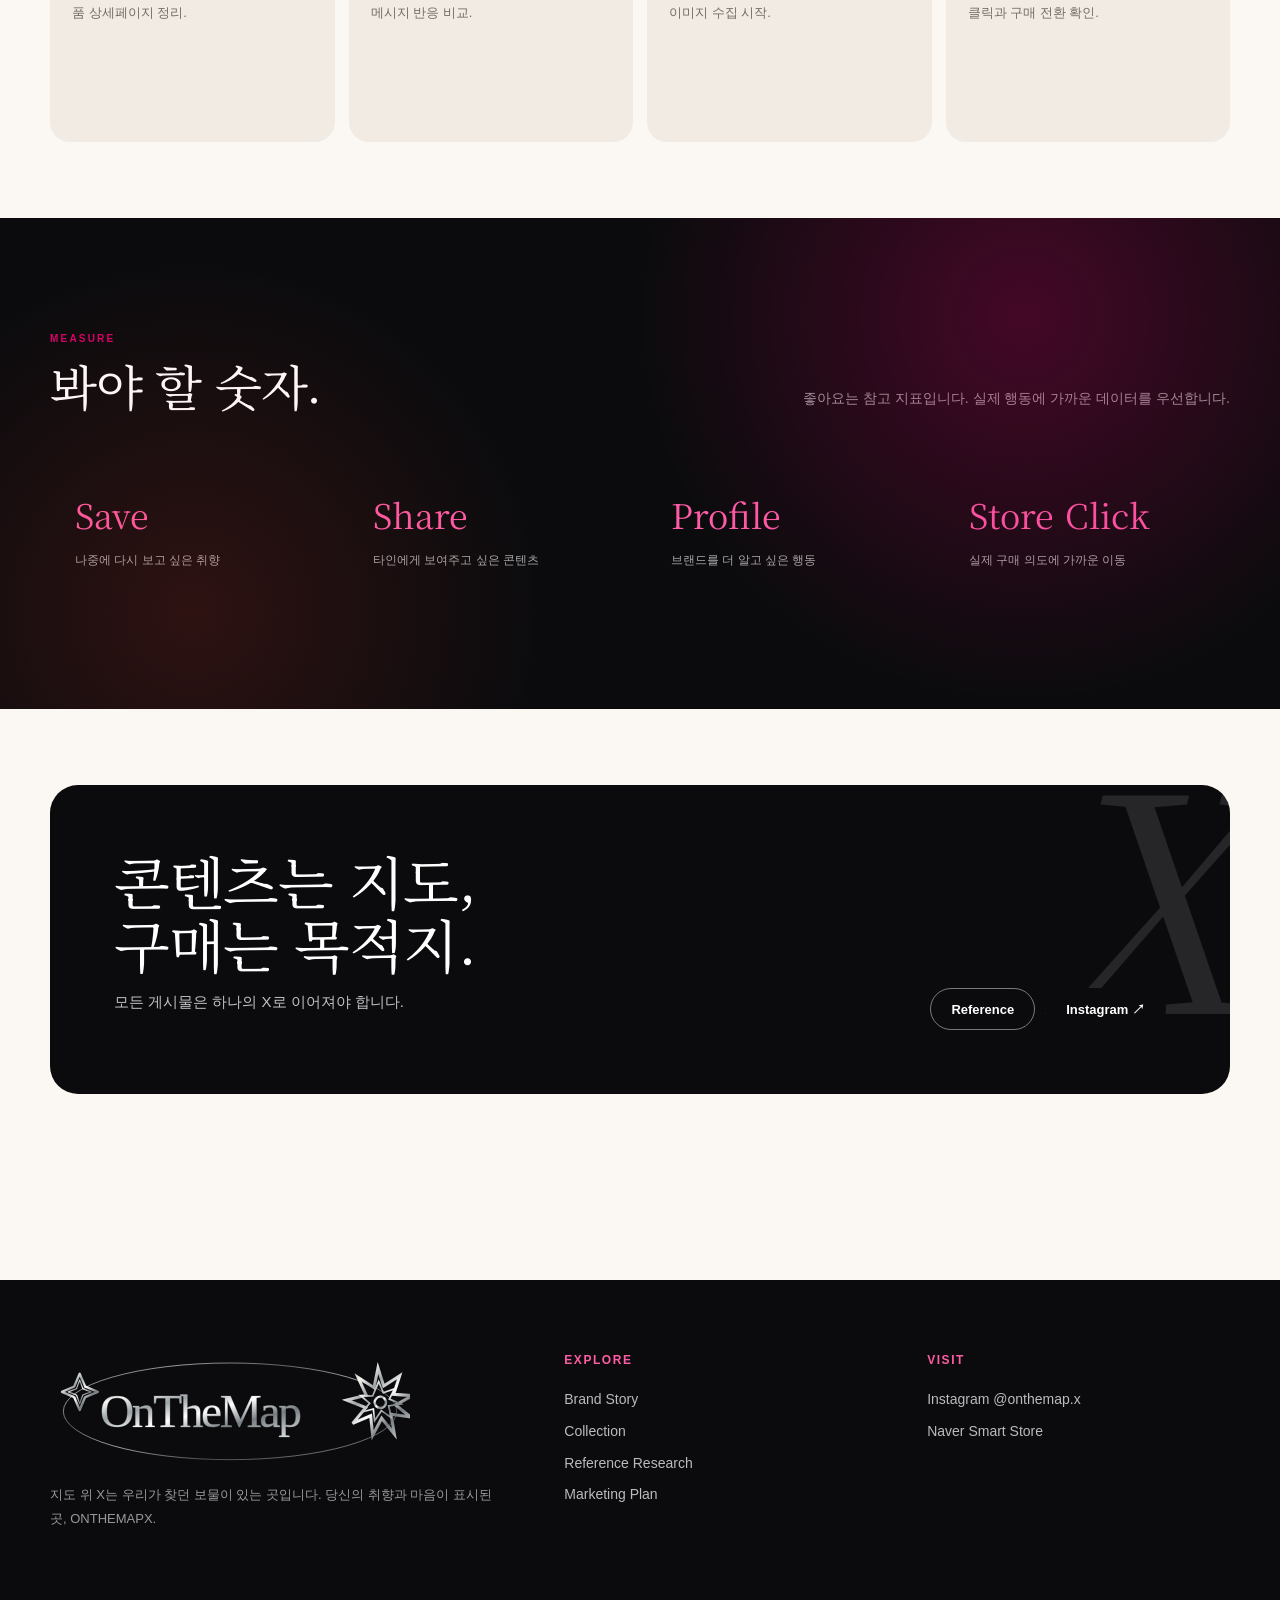
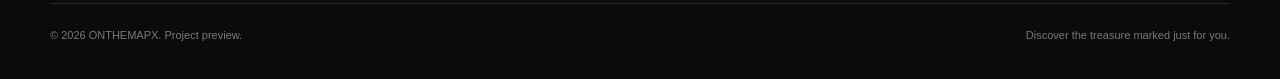
<file: marketing.html>
<!doctype html><html lang="ko"><head><meta charset="utf-8"><meta name="viewport" content="width=device-width,initial-scale=1"><meta name="theme-color" content="#d80068"><title>Instagram Marketing — ONTHEMAPX</title><meta name="description" content="온더맵엑스 인스타그램 마케팅 실행 계획"><link rel="stylesheet" href="styles.css"></head><body data-page="marketing"><div class="noise"></div>
<header class="site-header"><div class="container nav">
  <a class="brand-mark" href="index.html" aria-label="ONTHEMAPX main"><img src="assets/logo-ink.svg" alt="OnTheMapX"></a>
  <nav class="nav-links" aria-label="Primary navigation"><a data-nav="main" href="index.html">Main</a><a data-nav="brand" href="brand.html">Brand Story</a><a data-nav="collection" href="collection.html">Collection</a><a data-nav="research" href="research.html">Reference</a><a data-nav="marketing" href="marketing.html">Marketing</a></nav>
  <div class="nav-actions"><a class="btn small" href="https://www.instagram.com/onthemap.x/" target="_blank" rel="noreferrer">Instagram</a><a class="btn small primary" href="https://smartstore.naver.com/onthemapx" target="_blank" rel="noreferrer">Shop</a></div>
  <button class="menu-toggle" aria-label="메뉴 열기">☰</button>
</div></header><main><section class="page-hero"><div class="container"><div class="breadcrumb">Home / Marketing</div><div class="eyebrow" style="margin-top:22px">Instagram first · Store conversion</div><h1>발견에서 구매까지,<br>하나의 경로로.</h1><p>인스타그램에서 브랜드를 발견하고, 프로필에서 의미를 이해한 뒤, 스마트스토어에서 구매하는 흐름을 가장 먼저 완성합니다.</p></div></section><section class="section"><div class="container"><div class="section-head reveal"><div><div class="eyebrow">Start now</div><h2>바로 실행할 3가지.</h2></div><p>팔로워 수보다 어떤 콘텐츠가 프로필 방문과 스토어 클릭을 만드는지 확인하는 것이 우선입니다.</p></div><div class="action-grid"><article class="action-card reveal"><div class="action-no">01</div><h3>대표 제품 하나로<br>릴스 3종 테스트</h3><p>같은 제품을 코디형·브랜드형·디테일형으로 나눠 1주 안에 게시합니다.</p><ul><li>8–15초 길이</li><li>첫 1초에 착용 결과 제시</li><li>마지막 문구: Find your X.</li></ul></article><article class="action-card reveal"><div class="action-no">02</div><h3>소규모 패션 계정과<br>공동 게시물</h3><p>스타일이 맞는 5명의 크리에이터에게 제품을 제공하고 공동 릴스를 제작합니다.</p><ul><li>팔로워 수보다 콘텐츠 적합성</li><li>착용 전후 분위기 변화</li><li>2차 활용 범위 사전 협의</li></ul></article><article class="action-card reveal"><div class="action-no">03</div><h3>프로필을<br>구매 전환형으로</h3><p>새 방문자가 5초 안에 브랜드, 대표 제품, 구매 방법을 이해하도록 정리합니다.</p><ul><li>ABOUT / BEST X / GUIDE 고정</li><li>NEW / STYLE / REVIEW 하이라이트</li><li>스토어 링크와 문구 일치</li></ul></article></div></div></section><section class="section compact"><div class="container"><div class="section-head reveal"><div><div class="eyebrow">4 week sprint</div><h2>한 달 실행 순서.</h2></div><p>콘텐츠 수를 늘리기 전에 반복 가능한 포맷과 전환이 막히는 지점을 찾습니다.</p></div><div class="timeline"><div class="week reveal"><b>Week 1</b><p>프로필, 고정 게시물, 하이라이트, 대표 제품 상세페이지 정리.</p></div><div class="week reveal"><b>Week 2</b><p>동일 제품 릴스 3종과 스토리 투표를 통해 메시지 반응 비교.</p></div><div class="week reveal"><b>Week 3</b><p>크리에이터 5명에게 제안하고 고객 착용 이미지 수집 시작.</p></div><div class="week reveal"><b>Week 4</b><p>반응이 좋은 릴스만 소액 광고하고 링크 클릭과 구매 전환 확인.</p></div></div></div></section><section class="section black-panel"><div class="container"><div class="section-head reveal"><div><div class="eyebrow">Measure</div><h2 style="color:white">봐야 할 숫자.</h2></div><p style="color:rgba(255,255,255,.6)">좋아요는 참고 지표입니다. 실제 행동에 가까운 데이터를 우선합니다.</p></div><div class="kpi-row"><div class="kpi reveal"><strong>Save</strong><span>나중에 다시 보고 싶은 취향</span></div><div class="kpi reveal"><strong>Share</strong><span>타인에게 보여주고 싶은 콘텐츠</span></div><div class="kpi reveal"><strong>Profile</strong><span>브랜드를 더 알고 싶은 행동</span></div><div class="kpi reveal"><strong>Store Click</strong><span>실제 구매 의도에 가까운 이동</span></div></div></div></section><section class="section compact"><div class="container cta reveal"><div><h2>콘텐츠는 지도,<br>구매는 목적지.</h2><p>모든 게시물은 하나의 X로 이어져야 합니다.</p></div><div class="cta-actions"><a class="btn ghost-light" href="research.html">Reference</a><a class="btn primary" href="https://www.instagram.com/onthemap.x/" target="_blank" rel="noreferrer">Instagram ↗</a></div></div></section></main><footer class="footer"><div class="container">
  <div class="footer-grid">
    <div><img class="footer-logo" src="assets/logo-silver.svg" alt="OnTheMapX"><p>지도 위 X는 우리가 찾던 보물이 있는 곳입니다. 당신의 취향과 마음이 표시된 곳, ONTHEMAPX.</p></div>
    <div><h4>Explore</h4><a href="brand.html">Brand Story</a><a href="collection.html">Collection</a><a href="research.html">Reference Research</a><a href="marketing.html">Marketing Plan</a></div>
    <div><h4>Visit</h4><a href="https://www.instagram.com/onthemap.x/" target="_blank" rel="noreferrer">Instagram @onthemap.x</a><a href="https://smartstore.naver.com/onthemapx" target="_blank" rel="noreferrer">Naver Smart Store</a></div>
  </div>
  <div class="footer-bottom"><span>© 2026 ONTHEMAPX. Project preview.</span><span>Discover the treasure marked just for you.</span></div>
</div></footer><div class="lightbox" aria-modal="true" role="dialog"><button class="lightbox-close" aria-label="닫기">×</button><img alt="확대 이미지"></div><script src="app.js"></script></body></html>
</file>
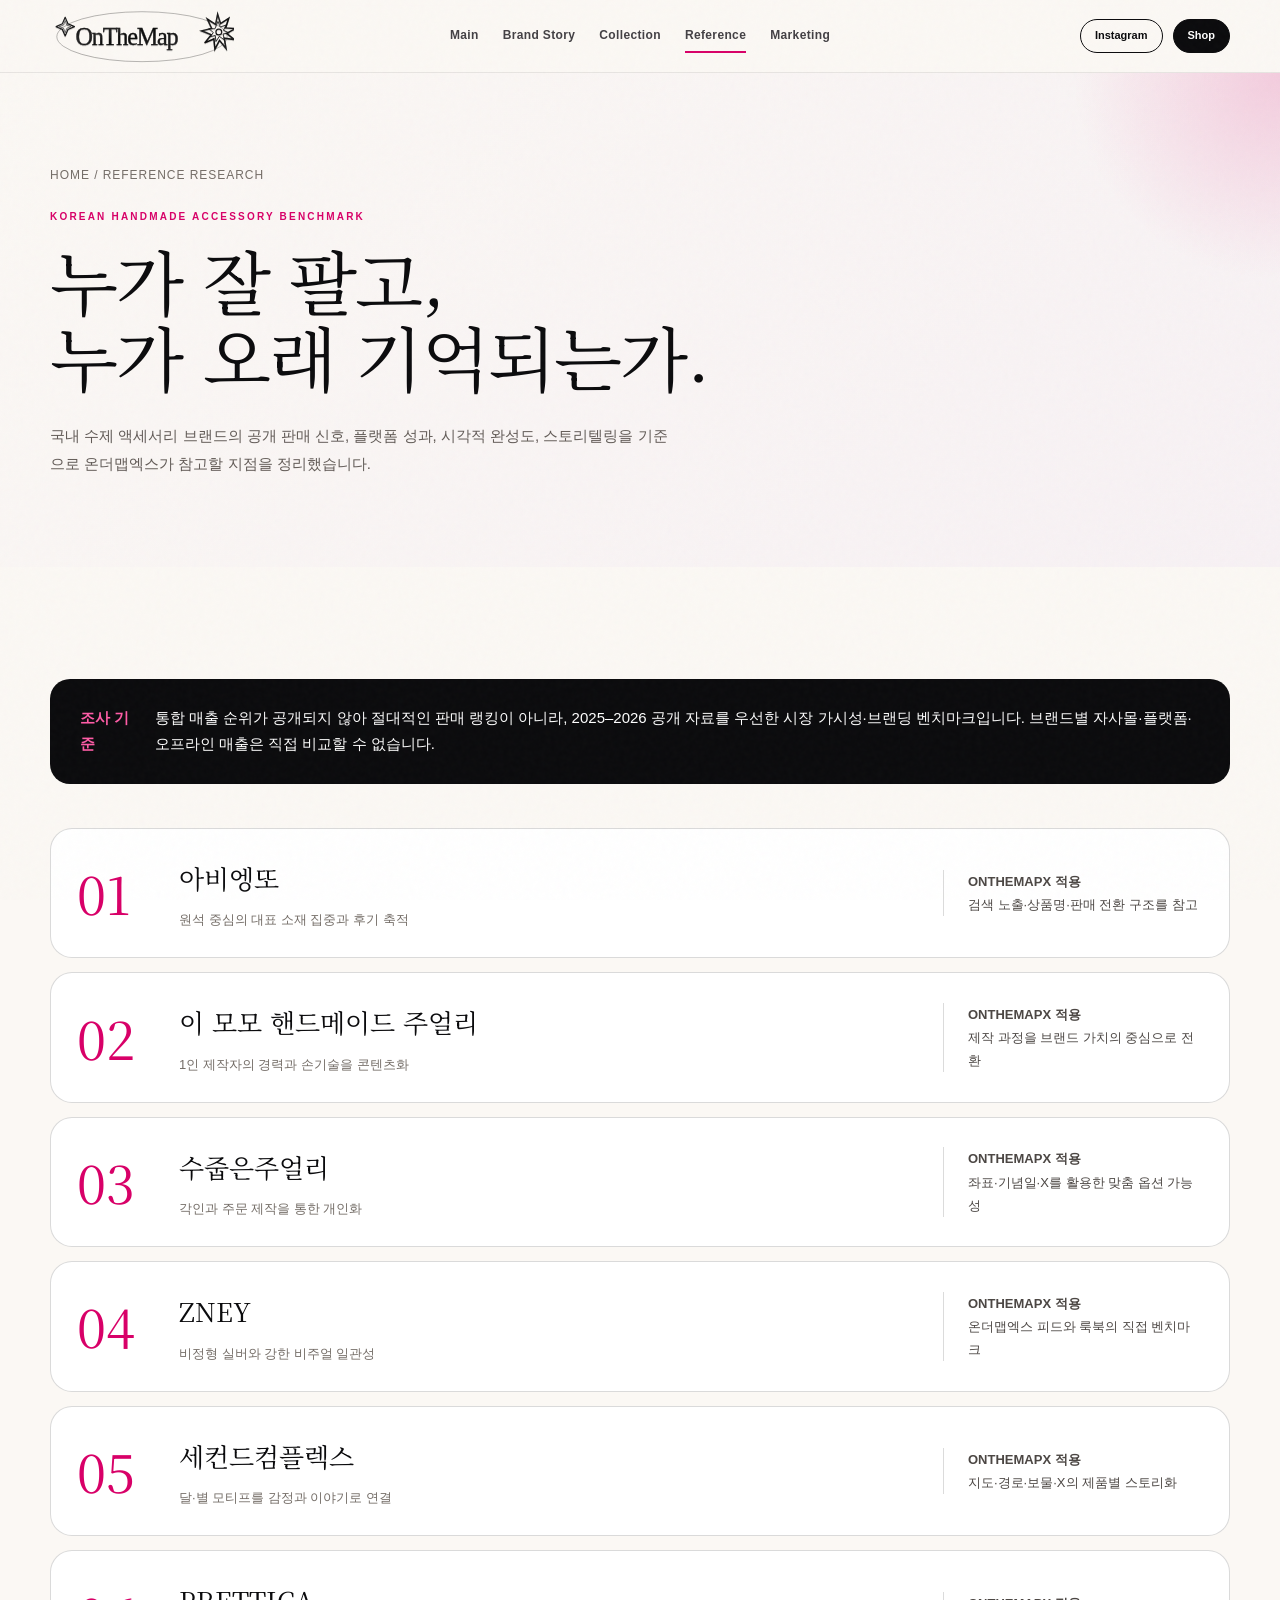
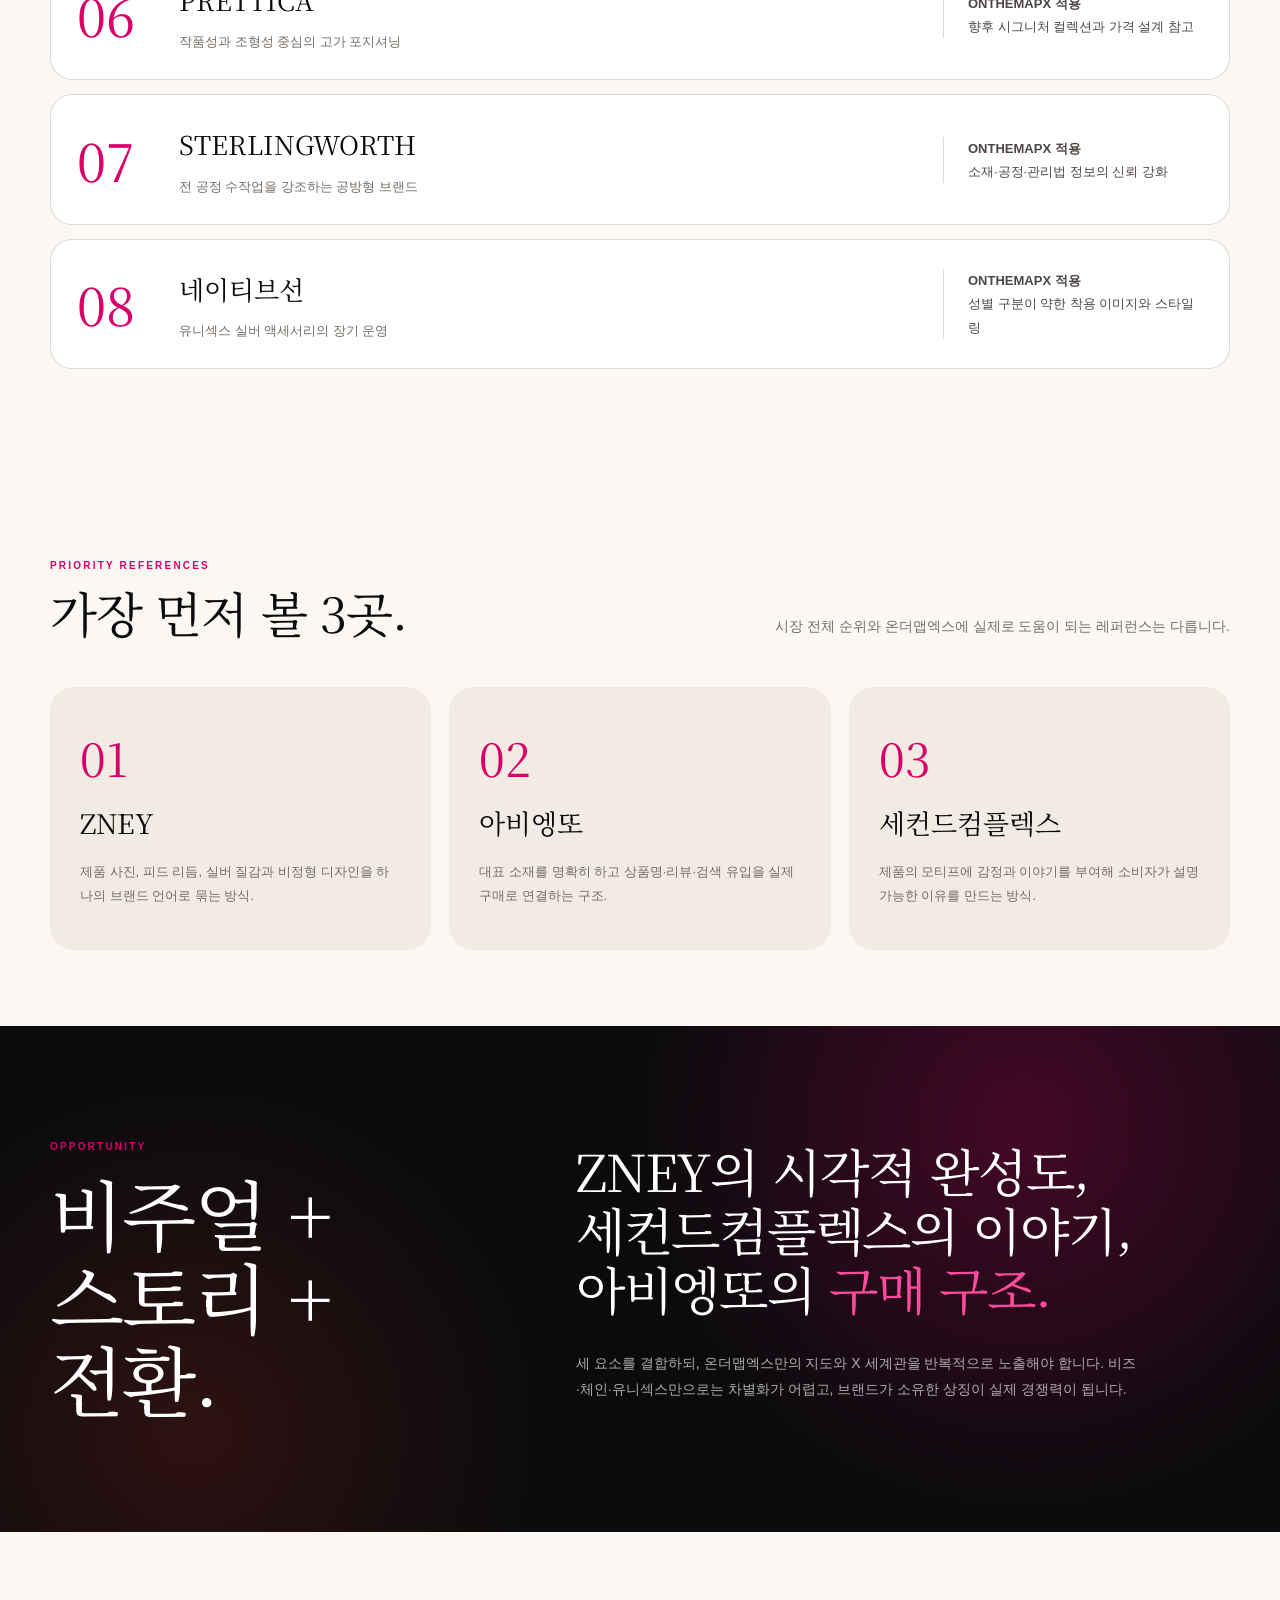
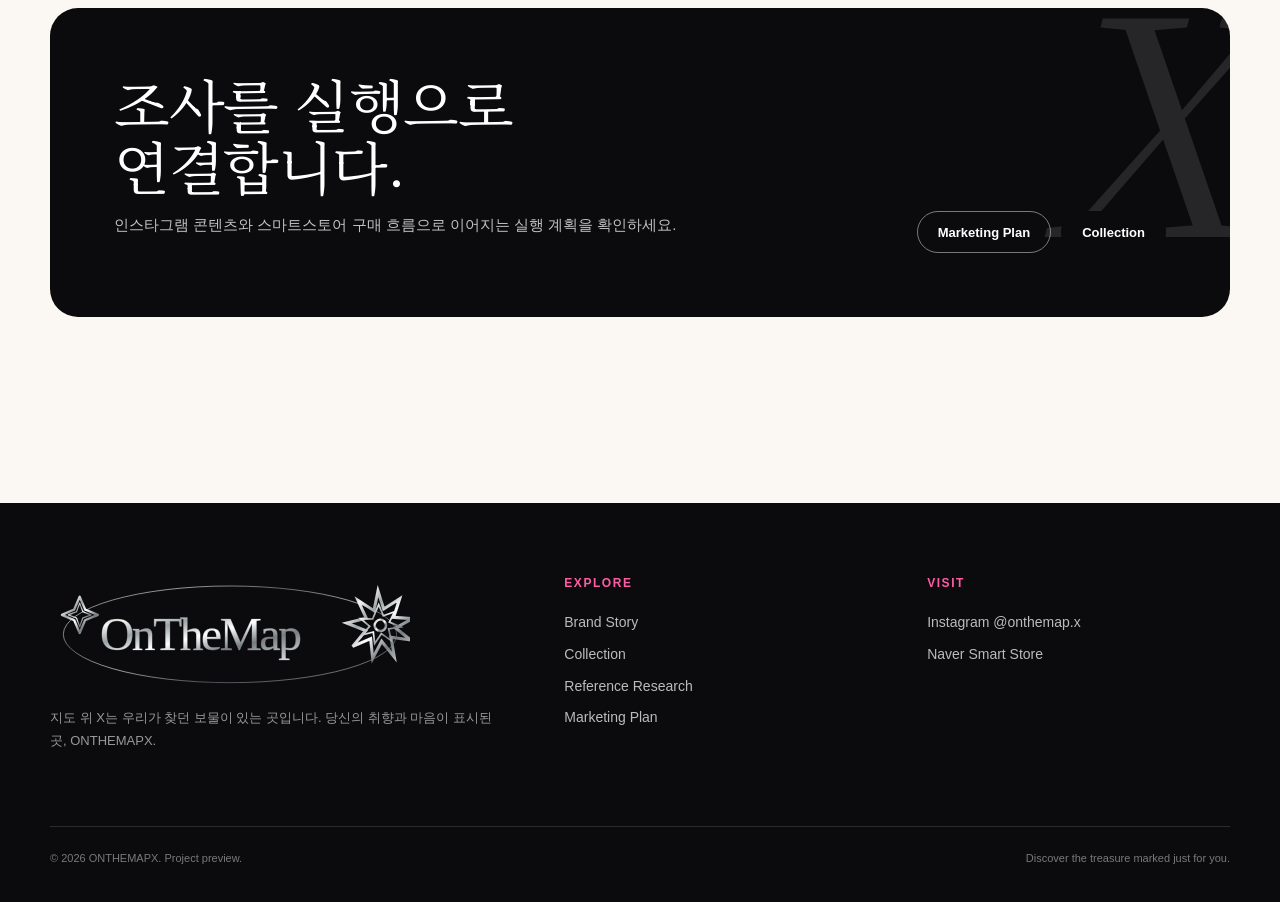
<file: research.html>
<!doctype html><html lang="ko"><head><meta charset="utf-8"><meta name="viewport" content="width=device-width,initial-scale=1"><meta name="theme-color" content="#d80068"><title>Reference Research — ONTHEMAPX</title><meta name="description" content="국내 수제 액세서리 브랜드 레퍼런스 조사"><link rel="stylesheet" href="styles.css"></head><body data-page="research"><div class="noise"></div>
<header class="site-header"><div class="container nav">
  <a class="brand-mark" href="index.html" aria-label="ONTHEMAPX main"><img src="assets/logo-ink.svg" alt="OnTheMapX"></a>
  <nav class="nav-links" aria-label="Primary navigation"><a data-nav="main" href="index.html">Main</a><a data-nav="brand" href="brand.html">Brand Story</a><a data-nav="collection" href="collection.html">Collection</a><a data-nav="research" href="research.html">Reference</a><a data-nav="marketing" href="marketing.html">Marketing</a></nav>
  <div class="nav-actions"><a class="btn small" href="https://www.instagram.com/onthemap.x/" target="_blank" rel="noreferrer">Instagram</a><a class="btn small primary" href="https://smartstore.naver.com/onthemapx" target="_blank" rel="noreferrer">Shop</a></div>
  <button class="menu-toggle" aria-label="메뉴 열기">☰</button>
</div></header><main><section class="page-hero"><div class="container"><div class="breadcrumb">Home / Reference Research</div><div class="eyebrow" style="margin-top:22px">Korean handmade accessory benchmark</div><h1>누가 잘 팔고,<br>누가 오래 기억되는가.</h1><p>국내 수제 액세서리 브랜드의 공개 판매 신호, 플랫폼 성과, 시각적 완성도, 스토리텔링을 기준으로 온더맵엑스가 참고할 지점을 정리했습니다.</p></div></section><section class="section"><div class="container"><div class="research-note reveal"><strong>조사 기준</strong><span>통합 매출 순위가 공개되지 않아 절대적인 판매 랭킹이 아니라, 2025–2026 공개 자료를 우선한 시장 가시성·브랜딩 벤치마크입니다. 브랜드별 자사몰·플랫폼·오프라인 매출은 직접 비교할 수 없습니다.</span></div><div class="reference-grid"><article class="reference-card reveal"><div class="rank">01</div><div><h3>아비엥또</h3><p>원석 중심의 대표 소재 집중과 후기 축적</p></div><div class="reference-use"><strong>ONTHEMAPX 적용</strong><br>검색 노출·상품명·판매 전환 구조를 참고</div></article><article class="reference-card reveal"><div class="rank">02</div><div><h3>이 모모 핸드메이드 주얼리</h3><p>1인 제작자의 경력과 손기술을 콘텐츠화</p></div><div class="reference-use"><strong>ONTHEMAPX 적용</strong><br>제작 과정을 브랜드 가치의 중심으로 전환</div></article><article class="reference-card reveal"><div class="rank">03</div><div><h3>수줍은주얼리</h3><p>각인과 주문 제작을 통한 개인화</p></div><div class="reference-use"><strong>ONTHEMAPX 적용</strong><br>좌표·기념일·X를 활용한 맞춤 옵션 가능성</div></article><article class="reference-card reveal"><div class="rank">04</div><div><h3>ZNEY</h3><p>비정형 실버와 강한 비주얼 일관성</p></div><div class="reference-use"><strong>ONTHEMAPX 적용</strong><br>온더맵엑스 피드와 룩북의 직접 벤치마크</div></article><article class="reference-card reveal"><div class="rank">05</div><div><h3>세컨드컴플렉스</h3><p>달·별 모티프를 감정과 이야기로 연결</p></div><div class="reference-use"><strong>ONTHEMAPX 적용</strong><br>지도·경로·보물·X의 제품별 스토리화</div></article><article class="reference-card reveal"><div class="rank">06</div><div><h3>PRETTICA</h3><p>작품성과 조형성 중심의 고가 포지셔닝</p></div><div class="reference-use"><strong>ONTHEMAPX 적용</strong><br>향후 시그니처 컬렉션과 가격 설계 참고</div></article><article class="reference-card reveal"><div class="rank">07</div><div><h3>STERLINGWORTH</h3><p>전 공정 수작업을 강조하는 공방형 브랜드</p></div><div class="reference-use"><strong>ONTHEMAPX 적용</strong><br>소재·공정·관리법 정보의 신뢰 강화</div></article><article class="reference-card reveal"><div class="rank">08</div><div><h3>네이티브선</h3><p>유니섹스 실버 액세서리의 장기 운영</p></div><div class="reference-use"><strong>ONTHEMAPX 적용</strong><br>성별 구분이 약한 착용 이미지와 스타일링</div></article></div></div></section><section class="section compact"><div class="container"><div class="section-head reveal"><div><div class="eyebrow">Priority references</div><h2>가장 먼저 볼 3곳.</h2></div><p>시장 전체 순위와 온더맵엑스에 실제로 도움이 되는 레퍼런스는 다릅니다.</p></div><div class="matrix"><div class="matrix-card reveal"><div class="score">01</div><h3>ZNEY</h3><p>제품 사진, 피드 리듬, 실버 질감과 비정형 디자인을 하나의 브랜드 언어로 묶는 방식.</p></div><div class="matrix-card reveal"><div class="score">02</div><h3>아비엥또</h3><p>대표 소재를 명확히 하고 상품명·리뷰·검색 유입을 실제 구매로 연결하는 구조.</p></div><div class="matrix-card reveal"><div class="score">03</div><h3>세컨드컴플렉스</h3><p>제품의 모티프에 감정과 이야기를 부여해 소비자가 설명 가능한 이유를 만드는 방식.</p></div></div></div></section><section class="section black-panel"><div class="container manifesto"><div class="reveal"><div class="eyebrow">Opportunity</div><h2 class="display" style="font-size:clamp(52px,6vw,90px);margin-top:16px">비주얼 + 스토리 + 전환.</h2></div><div class="manifesto-copy reveal"><blockquote style="font-size:clamp(34px,4vw,58px)">ZNEY의 시각적 완성도,<br>세컨드컴플렉스의 이야기,<br>아비엥또의 <span>구매 구조.</span></blockquote><p>세 요소를 결합하되, 온더맵엑스만의 지도와 X 세계관을 반복적으로 노출해야 합니다. 비즈·체인·유니섹스만으로는 차별화가 어렵고, 브랜드가 소유한 상징이 실제 경쟁력이 됩니다.</p></div></div></section><section class="section compact"><div class="container cta reveal"><div><h2>조사를 실행으로<br>연결합니다.</h2><p>인스타그램 콘텐츠와 스마트스토어 구매 흐름으로 이어지는 실행 계획을 확인하세요.</p></div><div class="cta-actions"><a class="btn ghost-light" href="marketing.html">Marketing Plan</a><a class="btn primary" href="collection.html">Collection</a></div></div></section></main><footer class="footer"><div class="container">
  <div class="footer-grid">
    <div><img class="footer-logo" src="assets/logo-silver.svg" alt="OnTheMapX"><p>지도 위 X는 우리가 찾던 보물이 있는 곳입니다. 당신의 취향과 마음이 표시된 곳, ONTHEMAPX.</p></div>
    <div><h4>Explore</h4><a href="brand.html">Brand Story</a><a href="collection.html">Collection</a><a href="research.html">Reference Research</a><a href="marketing.html">Marketing Plan</a></div>
    <div><h4>Visit</h4><a href="https://www.instagram.com/onthemap.x/" target="_blank" rel="noreferrer">Instagram @onthemap.x</a><a href="https://smartstore.naver.com/onthemapx" target="_blank" rel="noreferrer">Naver Smart Store</a></div>
  </div>
  <div class="footer-bottom"><span>© 2026 ONTHEMAPX. Project preview.</span><span>Discover the treasure marked just for you.</span></div>
</div></footer><div class="lightbox" aria-modal="true" role="dialog"><button class="lightbox-close" aria-label="닫기">×</button><img alt="확대 이미지"></div><script src="app.js"></script></body></html>
</file>
<file: styles.css>
@import url("https://fonts.googleapis.com/css2?family=Noto+Serif+KR:wght@300;400;500&display=swap");


:root{
  --ink:#0b0b0d;
  --ink-2:#17171a;
  --paper:#fbf8f4;
  --ivory:#f1ebe3;
  --silver:#c7cbce;
  --silver-dark:#70767a;
  --magenta:#d80068;
  --magenta-deep:#9f004d;
  --route:#e5352b;
  --muted:#746d67;
  --line:rgba(11,11,13,.15);
  --shadow:0 22px 70px rgba(18,12,14,.10);
  --serif:"Noto Serif KR","Iowan Old Style","Baskerville","Times New Roman",serif;
  --sans:-apple-system,BlinkMacSystemFont,"Segoe UI","Noto Sans KR",Arial,sans-serif;
  --max:1180px;
}
*{box-sizing:border-box}
html{scroll-behavior:smooth;background:var(--paper)}
body{margin:0;background:var(--paper);color:var(--ink);font-family:var(--sans);font-size:15px;line-height:1.78;overflow-x:hidden}
a{color:inherit;text-decoration:none}
img{max-width:100%;display:block}
button,input{font:inherit}
::selection{background:var(--magenta);color:white}
.noise{position:fixed;inset:0;pointer-events:none;opacity:.045;z-index:100;background-image:url("data:image/svg+xml,%3Csvg viewBox='0 0 180 180' xmlns='http://www.w3.org/2000/svg'%3E%3Cfilter id='n'%3E%3CfeTurbulence type='fractalNoise' baseFrequency='.95' numOctaves='3' stitchTiles='stitch'/%3E%3C/filter%3E%3Crect width='100%25' height='100%25' filter='url(%23n)' opacity='.55'/%3E%3C/svg%3E")}
.container{width:min(var(--max),calc(100% - 48px));margin:auto}
.eyebrow{font-size:10px;letter-spacing:.22em;text-transform:uppercase;font-weight:600;color:var(--magenta)}
.display{font-family:var(--serif);font-weight:400;letter-spacing:-.025em;line-height:1.08;margin:0;word-break:keep-all}
.kicker{font-family:var(--serif);font-style:italic;color:var(--muted)}
.muted{color:var(--muted)}
.rule{height:1px;background:var(--line)}
.btn{display:inline-flex;align-items:center;justify-content:center;gap:9px;min-height:42px;padding:0 20px;border:1px solid var(--ink);border-radius:999px;font-weight:600;font-size:13px;transition:.3s ease;cursor:pointer;background:transparent}
.btn:hover{transform:translateY(-2px);box-shadow:0 12px 30px rgba(0,0,0,.12)}
.btn.primary{background:var(--ink);color:white;border-color:var(--ink)}
.btn.magenta{background:var(--magenta);color:white;border-color:var(--magenta)}
.btn.ghost-light{color:white;border-color:rgba(255,255,255,.45)}
.btn.small{min-height:34px;padding:0 14px;font-size:11px}
.icon-arrow{font-size:18px;line-height:1}

.site-header{position:sticky;top:0;z-index:80;backdrop-filter:blur(18px);background:color-mix(in srgb,var(--paper) 88%,transparent);border-bottom:1px solid rgba(11,11,13,.08)}
.nav{height:72px;display:grid;grid-template-columns:200px 1fr 200px;align-items:center;gap:18px}
.brand-mark{display:flex;align-items:center;width:184px}
.brand-mark img{width:100%;height:auto}
.nav-links{display:flex;justify-content:center;gap:24px;font-size:12px;font-weight:600;letter-spacing:.03em}
.nav-links a{position:relative;padding:8px 0;color:#434044}
.nav-links a::after{content:"";position:absolute;left:0;right:100%;bottom:2px;height:2px;background:var(--magenta);transition:.25s ease}
.nav-links a:hover::after,.nav-links a.active::after{right:0}
.nav-actions{display:flex;justify-content:flex-end;gap:10px}
.menu-toggle{display:none;border:0;background:none;font-size:22px;padding:8px;cursor:pointer}

.hero{min-height:calc(100svh - 72px);display:grid;align-items:center;position:relative;overflow:hidden;background:linear-gradient(135deg,#fff 0%,var(--paper) 58%,#f3edf0 100%)}
.hero::before{content:"";position:absolute;width:520px;height:520px;border-radius:50%;right:-230px;top:-210px;background:radial-gradient(circle,rgba(216,0,104,.18) 0%,rgba(216,0,104,0) 70%);opacity:1}
.hero-grid{display:grid;grid-template-columns:.92fr 1.08fr;align-items:center;gap:82px;padding:96px 0 92px;position:relative;z-index:1}
.hero-copy{max-width:650px}
.hero h1{font-size:clamp(44px,5.3vw,78px)}
.hero h1 em{color:var(--magenta);font-weight:400}
.hero-lead{font-size:16px;line-height:1.85;max-width:500px;margin:30px 0 38px;color:#655f5b;word-break:keep-all}
.hero-actions{display:flex;gap:12px;flex-wrap:wrap}
.hero-visual{position:relative;min-height:590px}
.photo-card{position:absolute;overflow:hidden;background:white;box-shadow:var(--shadow);border:1px solid rgba(255,255,255,.65)}
.photo-card img{width:100%;height:100%;object-fit:cover}
.photo-card.one{width:76%;height:83%;left:4%;top:4%;transform:rotate(-1.5deg);border-radius:230px 230px 22px 22px}
.photo-card.two{width:37%;height:38%;right:1%;bottom:3%;transform:rotate(2.5deg);border-radius:16px}
.photo-card.three{display:none}
.hero-stamp{display:none}
.route-line{position:absolute;inset:7% 0 0 -2%;width:104%;height:88%;pointer-events:none;z-index:4;opacity:.8}
.route-line path{fill:none;stroke:var(--route);stroke-width:2.2;stroke-linecap:round;stroke-dasharray:2 15;animation:dash 22s linear infinite}
@keyframes dash{to{stroke-dashoffset:-300}}

.section{padding:112px 0}
.section.compact{padding:76px 0}
.section-head{display:flex;justify-content:space-between;align-items:flex-end;gap:32px;margin-bottom:48px}
.section-head h2{font-family:var(--serif);font-size:clamp(34px,3.8vw,54px);font-weight:400;letter-spacing:-.025em;line-height:1.12;margin:10px 0 0;word-break:keep-all}
.section-head p{max-width:480px;margin:0;color:var(--muted);font-size:14px;line-height:1.85}

.black-panel{background:var(--ink);color:white;position:relative;overflow:hidden}
.black-panel::before{content:"";position:absolute;inset:0;background:radial-gradient(circle at 80% 20%,rgba(216,0,104,.28),transparent 35%),radial-gradient(circle at 15% 80%,rgba(229,53,43,.16),transparent 30%)}
.manifesto{position:relative;z-index:2;display:grid;grid-template-columns:.8fr 1.2fr;gap:90px;align-items:center}
.manifesto-logo{padding:40px;border:1px solid rgba(255,255,255,.14);border-radius:50%;background:rgba(255,255,255,.025)}
.manifesto-copy blockquote{font-family:var(--serif);font-size:clamp(34px,4vw,58px);line-height:1.15;letter-spacing:-.025em;margin:0 0 32px;word-break:keep-all}
.manifesto-copy blockquote span{color:#ff4b9d}
.manifesto-copy p{max-width:560px;color:rgba(255,255,255,.66);font-size:14px;line-height:1.9}

.cards{display:grid;grid-template-columns:repeat(3,1fr);gap:22px}
.product-card{background:transparent;border-radius:0;overflow:visible;border:0;transition:.35s ease;position:relative}
.product-card:hover{transform:none;box-shadow:none}
.product-media{aspect-ratio:4/5;overflow:hidden;background:#eee;border-radius:10px}
.product-media img{width:100%;height:100%;object-fit:cover;transition:.6s ease}
.product-card:hover .product-media img{transform:scale(1.04)}
.product-meta{padding:18px 2px 26px;display:flex;justify-content:space-between;gap:18px;align-items:flex-start}
.product-meta h3{font-family:var(--serif);font-size:23px;line-height:1.2;margin:0 0 8px;font-weight:400;letter-spacing:-.015em}
.product-meta p{font-size:12px;line-height:1.7;color:var(--muted);margin:0}
.product-index{font-family:var(--serif);font-size:18px;color:var(--magenta)}
.tag{display:inline-flex;align-items:center;min-height:auto;padding:0;border-radius:0;background:transparent;font-size:9px;font-weight:600;letter-spacing:.16em;text-transform:uppercase;color:var(--magenta)}

.story-split{display:grid;grid-template-columns:1fr 1fr;gap:70px;align-items:center}
.story-photo{position:relative}
.story-photo img{border-radius:240px 240px 24px 24px;width:100%;aspect-ratio:4/5;object-fit:cover;box-shadow:var(--shadow)}
.story-photo::after{content:"X";position:absolute;right:-34px;bottom:24px;font-family:var(--serif);font-size:170px;line-height:.8;color:var(--magenta);font-style:italic}
.story-copy h2{font-family:var(--serif);font-size:clamp(36px,4vw,58px);line-height:1.12;font-weight:400;letter-spacing:-.025em;margin:12px 0 28px;word-break:keep-all}
.story-copy p{font-size:15px;line-height:1.85;color:#5d5652}
.symbol-list{margin:34px 0 0;display:grid;gap:0}
.symbol-item{display:grid;grid-template-columns:54px 1fr;gap:18px;padding:20px 0;border-top:1px solid var(--line)}
.symbol-item:last-child{border-bottom:1px solid var(--line)}
.symbol-item b{font-family:var(--serif);font-size:30px;color:var(--magenta);font-weight:400}
.symbol-item h3{margin:0;font-size:15px}
.symbol-item p{font-size:13px;margin:4px 0 0;color:var(--muted)}

.route-selector{background:var(--ivory);border-radius:26px;padding:46px;display:grid;grid-template-columns:.9fr 1.1fr;gap:56px;align-items:center}
.route-options{display:grid;gap:12px;margin-top:28px}
.route-option{width:100%;border:1px solid rgba(11,11,13,.15);background:rgba(255,255,255,.46);padding:18px 20px;border-radius:18px;text-align:left;cursor:pointer;transition:.25s ease;display:flex;justify-content:space-between;align-items:center}
.route-option:hover,.route-option.active{background:var(--ink);color:white;border-color:var(--ink)}
.route-option span:first-child{font-family:var(--serif);font-size:21px}
.route-result{min-height:470px;position:relative;border-radius:28px;overflow:hidden;background:var(--ink)}
.route-result img{position:absolute;inset:0;width:100%;height:100%;object-fit:cover;opacity:.8;transition:.4s ease}
.route-result::after{content:"";position:absolute;inset:0;background:linear-gradient(to top,rgba(0,0,0,.78),transparent 58%)}
.route-caption{position:absolute;z-index:2;left:30px;right:30px;bottom:26px;color:white}
.route-caption h3{font-family:var(--serif);font-size:34px;font-weight:400;margin:0 0 8px}
.route-caption p{margin:0;color:rgba(255,255,255,.74)}

.route-title{font-family:var(--serif);font-size:clamp(36px,4.2vw,56px);font-weight:400;letter-spacing:-.025em;line-height:1.12;margin:14px 0 18px;word-break:keep-all}
.story-copy>p,.section-head p,.manifesto-copy p{word-break:keep-all}

.page-hero{padding:92px 0 74px;background:linear-gradient(135deg,var(--paper),#f7f1f4);position:relative;overflow:hidden}
.page-hero::after{content:"";position:absolute;width:420px;height:420px;border-radius:50%;right:-210px;top:-210px;background:radial-gradient(circle,rgba(216,0,104,.16),rgba(216,0,104,0) 70%);opacity:1}
.page-hero .container{position:relative;z-index:2}
.page-hero h1{font-family:var(--serif);font-size:clamp(46px,5.5vw,78px);font-weight:400;letter-spacing:-.025em;line-height:1.08;margin:16px 0 28px;max-width:900px;word-break:keep-all}
.page-hero p{font-size:15px;line-height:1.85;color:#625b57;max-width:620px}
.breadcrumb{font-size:12px;color:var(--muted);letter-spacing:.08em;text-transform:uppercase}

.brand-grid{display:grid;grid-template-columns:1.1fr .9fr;gap:70px;align-items:start}
.brand-quote{font-family:var(--serif);font-size:clamp(34px,4vw,56px);line-height:1.15;letter-spacing:-.025em;margin:0;word-break:keep-all}
.brand-quote em{color:var(--magenta);font-weight:400}
.brand-note{border-left:2px solid var(--magenta);padding-left:26px;color:var(--muted)}
.symbol-grid{display:grid;grid-template-columns:repeat(4,1fr);gap:16px}
.symbol-card{background:white;border:1px solid var(--line);border-radius:22px;padding:26px;min-height:260px}
.symbol-icon{font-family:var(--serif);font-size:62px;color:var(--magenta);height:86px}
.symbol-card h3{font-family:var(--serif);font-size:24px;font-weight:400;margin:16px 0 8px}
.symbol-card p{font-size:13px;color:var(--muted);margin:0}
.palette{display:grid;grid-template-columns:repeat(5,1fr);gap:12px}
.swatch{height:220px;border-radius:22px;padding:18px;display:flex;flex-direction:column;justify-content:flex-end;border:1px solid rgba(11,11,13,.08)}
.swatch b{font-size:13px}.swatch span{font-size:11px;opacity:.75}
.logo-stage{min-height:420px;border-radius:32px;display:grid;place-items:center;padding:50px;background:var(--ink);position:relative;overflow:hidden}
.logo-stage.magenta{background:var(--magenta)}
.logo-stage::before{content:"";position:absolute;inset:0;background:linear-gradient(120deg,transparent,rgba(255,255,255,.08),transparent)}
.logo-stage img{position:relative;z-index:2;width:min(900px,90%)}

.filters{display:flex;gap:9px;flex-wrap:wrap;margin-bottom:34px}
.filter-btn{border:1px solid var(--line);background:white;border-radius:999px;min-height:40px;padding:0 16px;cursor:pointer;font-size:13px;font-weight:650}
.filter-btn.active,.filter-btn:hover{background:var(--ink);color:white;border-color:var(--ink)}
.collection-grid{display:grid;grid-template-columns:repeat(3,1fr);gap:22px}
.collection-item{position:relative;transition:.3s ease}
.collection-item.hidden{display:none}
.collection-item:nth-child(2),.collection-item:nth-child(5),.collection-item:nth-child(8){transform:translateY(56px)}
.collection-item .product-card{height:100%}
.open-lightbox{position:absolute;inset:0;border:0;background:transparent;cursor:zoom-in;z-index:3}
.lightbox{position:fixed;inset:0;background:rgba(8,8,10,.94);z-index:120;display:none;align-items:center;justify-content:center;padding:34px}
.lightbox.open{display:flex}
.lightbox img{max-width:min(960px,90vw);max-height:86vh;border-radius:18px;box-shadow:0 40px 100px rgba(0,0,0,.5)}
.lightbox-close{position:absolute;top:24px;right:28px;color:white;background:none;border:0;font-size:38px;cursor:pointer}

.research-note{background:var(--ink);color:white;padding:26px 30px;border-radius:20px;display:flex;gap:24px;align-items:flex-start;margin-bottom:44px}
.research-note strong{color:#ff5ca6}
.reference-grid{display:grid;gap:14px}
.reference-card{display:grid;grid-template-columns:74px 1fr 260px;gap:28px;align-items:center;padding:26px;background:white;border:1px solid var(--line);border-radius:22px;transition:.25s ease}
.reference-card:hover{transform:translateX(5px);box-shadow:0 16px 50px rgba(0,0,0,.08)}
.rank{font-family:var(--serif);font-size:52px;color:var(--magenta);line-height:1}
.reference-card h3{font-family:var(--serif);font-size:26px;font-weight:400;margin:0 0 7px}
.reference-card p{font-size:13px;color:var(--muted);margin:0}
.reference-use{padding-left:24px;border-left:1px solid var(--line);font-size:13px;color:#4c4744}
.matrix{display:grid;grid-template-columns:repeat(3,1fr);gap:18px}
.matrix-card{background:var(--ivory);border-radius:24px;padding:30px}
.matrix-card .score{font-family:var(--serif);font-size:46px;color:var(--magenta)}
.matrix-card h3{font-family:var(--serif);font-size:27px;font-weight:400;margin:0 0 10px}
.matrix-card p{font-size:13px;color:var(--muted)}

.action-grid{display:grid;grid-template-columns:repeat(3,1fr);gap:18px}
.action-card{background:white;border:1px solid var(--line);border-radius:24px;padding:30px;position:relative;min-height:360px}
.action-no{font-family:var(--serif);font-size:68px;color:rgba(216,0,104,.14);position:absolute;right:20px;top:10px}
.action-card h3{font-family:var(--serif);font-size:28px;font-weight:400;line-height:1.18;margin:66px 0 16px}
.action-card p,.action-card li{font-size:14px;color:var(--muted)}
.action-card ul{padding-left:18px}
.timeline{display:grid;grid-template-columns:repeat(4,1fr);gap:14px}
.week{border-top:3px solid var(--magenta);padding:22px;background:var(--ivory);border-radius:0 0 20px 20px;min-height:250px}
.week b{font-family:var(--serif);font-size:27px;font-weight:400}
.week p{font-size:13px;color:var(--muted)}
.kpi-row{display:grid;grid-template-columns:repeat(4,1fr);gap:12px}
.kpi{background:var(--ink);color:white;border-radius:22px;padding:25px}
.kpi strong{display:block;font-family:var(--serif);font-size:34px;font-weight:400;color:#ff5ca6}
.kpi span{font-size:12px;color:rgba(255,255,255,.65)}

.cta{background:var(--ink);color:white;border-radius:28px;padding:64px;display:grid;grid-template-columns:1fr auto;align-items:end;gap:40px;position:relative;overflow:hidden}
.cta::after{content:"X";position:absolute;right:-20px;top:-50px;font-family:var(--serif);font-size:300px;line-height:1;color:rgba(255,255,255,.11);font-style:italic}
.cta h2{font-family:var(--serif);font-size:clamp(38px,4.5vw,60px);font-weight:400;letter-spacing:-.025em;line-height:1.08;margin:0;position:relative;z-index:1}
.cta p{color:rgba(255,255,255,.75);max-width:600px;position:relative;z-index:1}
.cta-actions{display:flex;gap:10px;position:relative;z-index:2;flex-wrap:wrap;justify-content:flex-end}

.footer{background:var(--ink);color:white;padding:70px 0 34px;margin-top:110px}
.footer-grid{display:grid;grid-template-columns:1.2fr .8fr .8fr;gap:60px}
.footer-logo{max-width:360px}
.footer p{font-size:13px;color:rgba(255,255,255,.58);max-width:470px}
.footer h4{font-size:12px;letter-spacing:.13em;text-transform:uppercase;color:#ff5ca6;margin:0 0 15px}
.footer a{display:block;font-size:14px;color:rgba(255,255,255,.72);margin:7px 0}
.footer-bottom{display:flex;justify-content:space-between;gap:20px;margin-top:60px;padding-top:22px;border-top:1px solid rgba(255,255,255,.13);font-size:11px;color:rgba(255,255,255,.45)}

.reveal{opacity:0;transform:translateY(18px);transition:.9s cubic-bezier(.22,.61,.36,1)}
.reveal.visible{opacity:1;transform:none}

@media(max-width:980px){
  .nav{grid-template-columns:1fr auto}.brand-mark{width:170px}.nav-links,.nav-actions{display:none}.menu-toggle{display:block}.nav.open{height:auto;padding:16px 0 24px;grid-template-columns:1fr auto}.nav.open .nav-links{display:flex;grid-column:1/-1;flex-direction:column;align-items:flex-start;gap:8px}.nav.open .nav-actions{display:flex;grid-column:1/-1;justify-content:flex-start}
  .hero-grid,.manifesto,.story-split,.route-selector,.brand-grid{grid-template-columns:1fr}.hero-visual{min-height:520px}.hero::before{width:420px;height:420px}.manifesto-logo{max-width:620px}.cards,.collection-grid,.action-grid{grid-template-columns:repeat(2,1fr)}.symbol-grid{grid-template-columns:repeat(2,1fr)}.palette{grid-template-columns:repeat(3,1fr)}.reference-card{grid-template-columns:62px 1fr}.reference-use{grid-column:2;border-left:0;border-top:1px solid var(--line);padding:15px 0 0}.matrix,.timeline,.kpi-row{grid-template-columns:repeat(2,1fr)}.cta{grid-template-columns:1fr}.cta-actions{justify-content:flex-start}.footer-grid{grid-template-columns:1fr 1fr}
}
@media(max-width:640px){
  .container{width:min(100% - 28px,var(--max))}.nav{height:66px}.brand-mark{width:146px}.hero-grid{padding:58px 0 52px;gap:34px}.hero h1{font-size:42px;line-height:1.12}.hero-lead{font-size:15px;line-height:1.8;margin:24px 0 30px}.hero-visual{min-height:410px}.photo-card.one{width:78%;height:80%;left:2%}.photo-card.two{width:42%;height:38%}.photo-card.three,.hero-stamp{display:none}.section{padding:74px 0}.section.compact{padding:56px 0}.section-head{display:block}.section-head h2{font-size:36px}.section-head p{margin-top:18px}.cards,.collection-grid,.action-grid,.symbol-grid,.palette,.matrix,.timeline,.kpi-row{grid-template-columns:1fr}.collection-item:nth-child(2),.collection-item:nth-child(5),.collection-item:nth-child(8){transform:none}.manifesto{gap:40px}.manifesto-logo{padding:20px}.manifesto-copy blockquote{font-size:36px}.story-photo::after{font-size:96px;right:-6px}.story-copy h2{font-size:38px}.route-selector{padding:24px;gap:30px}.route-result{min-height:370px}.page-hero{padding:68px 0 54px}.page-hero h1{font-size:44px;line-height:1.12}.symbol-card{min-height:210px}.swatch{height:150px}.reference-card{grid-template-columns:44px 1fr;padding:20px;gap:16px}.rank{font-size:34px}.reference-card h3{font-size:23px}.research-note{display:block}.cta{padding:40px 26px;border-radius:22px}.cta h2{font-size:40px}.footer-grid{grid-template-columns:1fr}.footer-bottom{display:block}.footer-bottom span{display:block;margin-top:6px}
}
</file>
